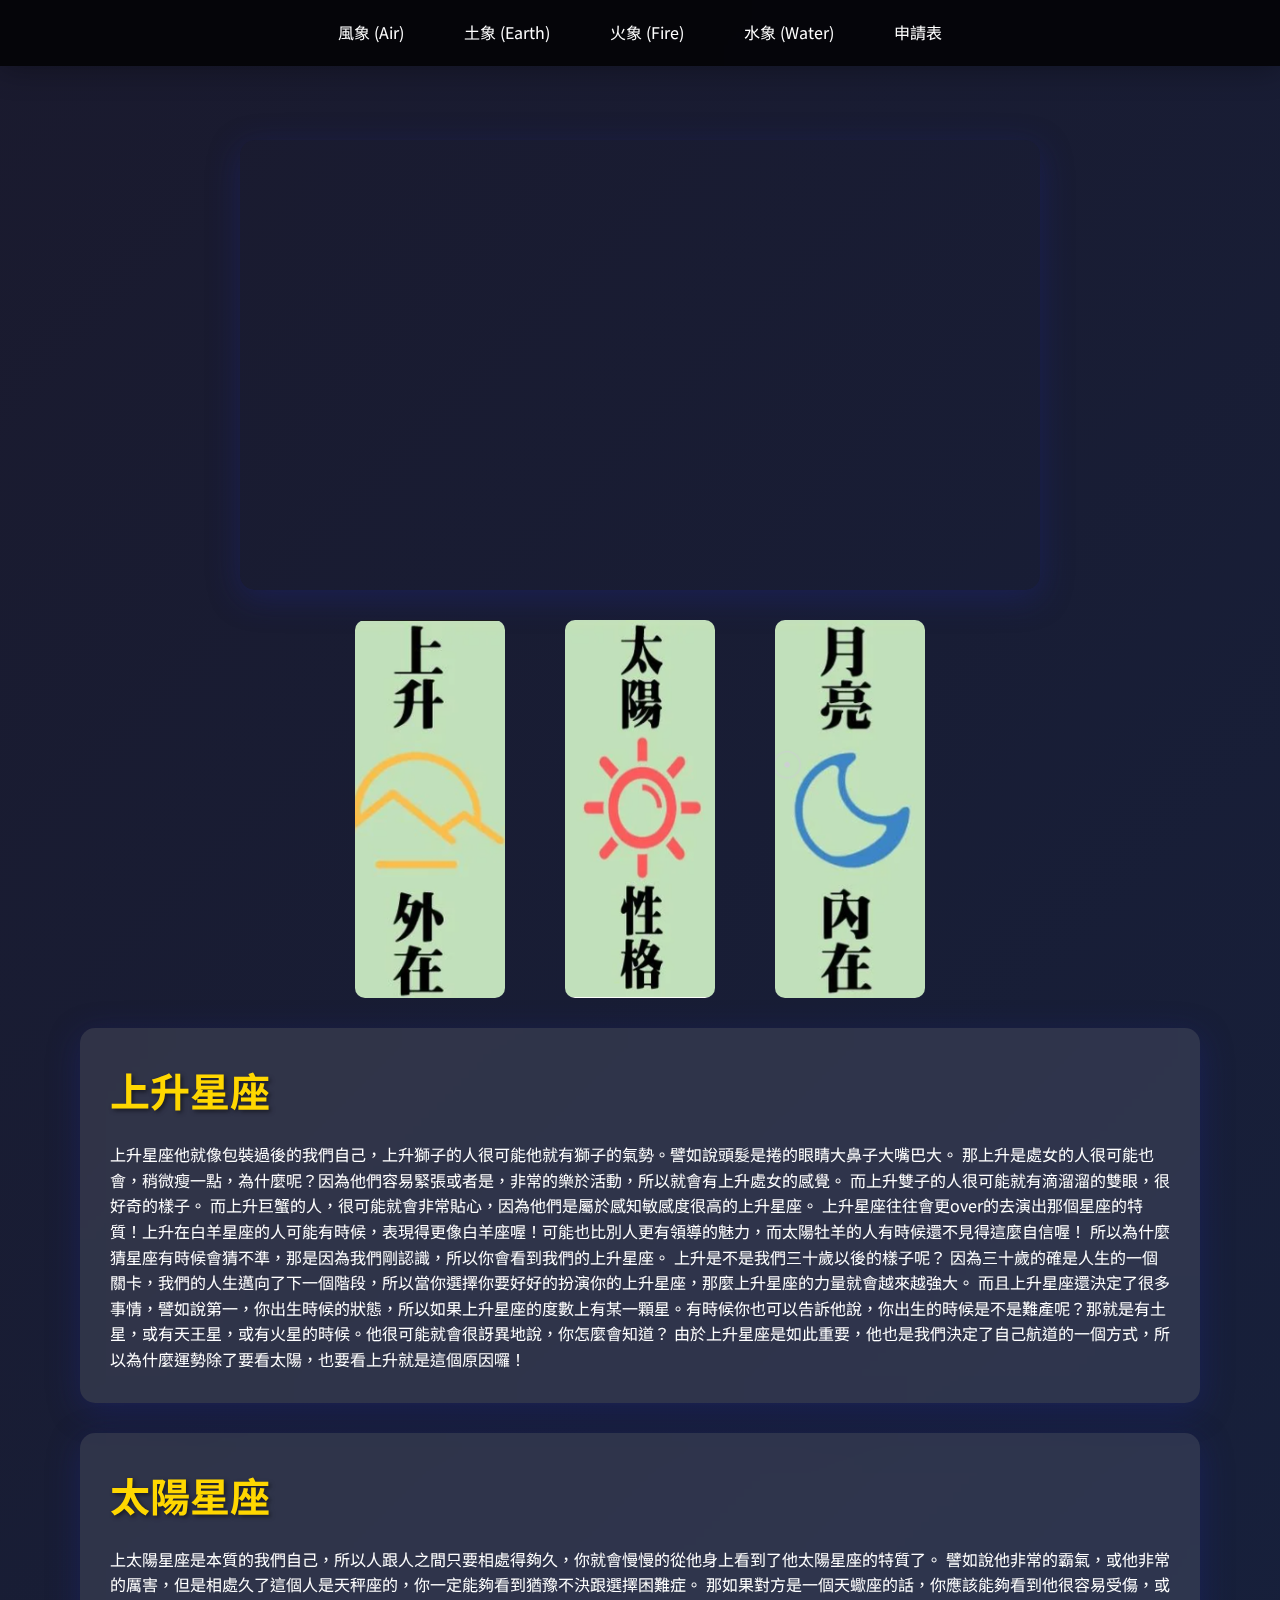
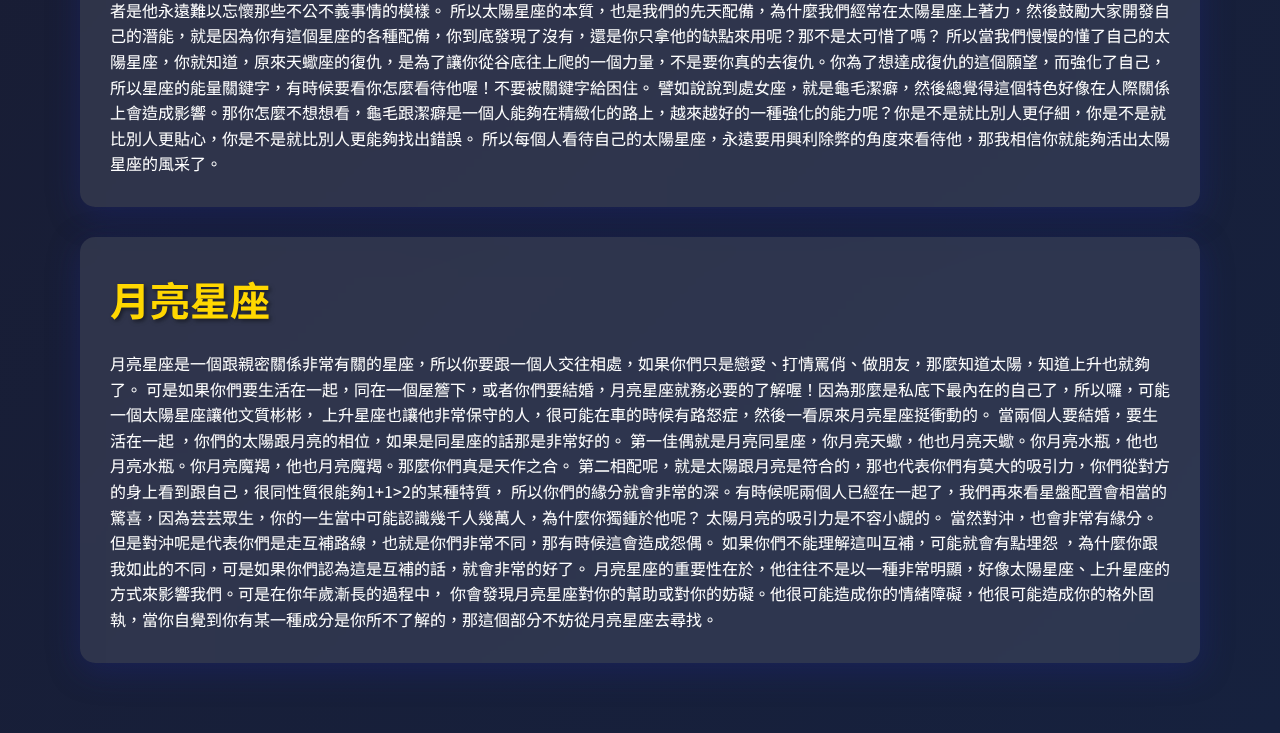
<file: index.html>
<!DOCTYPE html>
<html>
  <head>
    <meta http-equiv="Content-Type" content="text/html; charset=utf-8" />
    <title>星座解析</title>
    <link
      href="https://fonts.googleapis.com/css2?family=Noto+Sans+TC:wght@400;700&display=swap"
      rel="stylesheet"
    />
    <script src="js/backToTop.js"></script>
    <link rel="stylesheet" href="css/main.css" />

    <script>
      (function (w, d, s, l, i) {
        w[l] = w[l] || [];
        w[l].push({ "gtm.start": new Date().getTime(), event: "gtm.js" });
        var f = d.getElementsByTagName(s)[0],
          j = d.createElement(s),
          dl = l != "dataLayer" ? "&l=" + l : "";
        j.async = true;
        j.src = "https://www.googletagmanager.com/gtm.js?id=" + i + dl;
        f.parentNode.insertBefore(j, f);
      })(window, document, "script", "dataLayer", "GTM-P9DNN8FM");
    </script>
    <!-- End Google Tag Manager -->
  </head>
  <body background="images/moon.jpg">
    <noscript
      ><iframe
        src="https://www.googletagmanager.com/ns.html?id=GTM-P9DNN8FM"
        height="0"
        width="0"
        style="display: none; visibility: hidden"
      ></iframe
    ></noscript>
    <!-- End Google Tag Manager (noscript) -->

    <div class="container">
      <!-- New Horizontal Navigation -->
      <div class="horizontal-menu">
        <ul>
          <li>
            <a href="#">風象 (Air)</a>
            <ul class="sub">
              <li>
                <a href="Aquarius.html">水瓶座</a>
              </li>
              <li>
                <a href="Gemini.html">雙子座</a>
              </li>
              <li>
                <a href="Libra.html">天秤座</a>
              </li>
            </ul>
          </li>
          <li>
            <a href="#">土象 (Earth)</a>
            <ul class="sub">
              <li>
                <a href="Taurus.html">金牛座</a>
              </li>
              <li>
                <a href="Capricorn.html">摩羯座</a>
              </li>
              <li>
                <a href="Virgo.html">處女座</a>
              </li>
            </ul>
          </li>
          <li>
            <a href="#">火象 (Fire)</a>
            <ul class="sub">
              <li>
                <a href="Leo.html">獅子座</a>
              </li>
              <li>
                <a href="Aries.html">白羊座</a>
              </li>
              <li>
                <a href="Sagitarius.html">射手座</a>
              </li>
            </ul>
          </li>
          <li>
            <a href="#">水象 (Water)</a>
            <ul class="sub">
              <li>
                <a href="Pisces.html">雙魚座</a>
              </li>
              <li>
                <a href="Cancer.html">巨蟹座</a>
              </li>
              <li>
                <a href="Scorpio.html">天蠍座</a>
              </li>
            </ul>
          </li>
          <li><a href="form.html">申請表</a></li>
        </ul>
      </div>

      <div class="content">
        <!-- Content stays the same -->
        <iframe
          src="https://www.youtube.com/embed/-ngfVgD8LUE?si=1sMSaWeO_uYReugI"
          title="YouTube video player"
          frameborder="0"
          allow="accelerometer; autoplay; clipboard-write; encrypted-media; gyroscope; picture-in-picture; web-share"
          referrerpolicy="strict-origin-when-cross-origin"
          allowfullscreen
        ></iframe>
        <div id="ma">
          <img src="images/5.png" alt="星座圖1" />
          <img src="images/1.png" alt="星座圖2" />
          <img src="images/2.png" alt="星座圖3" />
        </div>
        <div id="main">
          <h1>上升星座</h1>
          <div>
            上升星座他就像包裝過後的我們自己，上升獅子的人很可能他就有獅子的氣勢。譬如說頭髮是捲的眼睛大鼻子大嘴巴大。
            那上升是處女的人很可能也會，稍微瘦一點，為什麼呢？因為他們容易緊張或者是，非常的樂於活動，所以就會有上升處女的感覺。
            而上升雙子的人很可能就有滴溜溜的雙眼，很好奇的樣子。
            而上升巨蟹的人，很可能就會非常貼心，因為他們是屬於感知敏感度很高的上升星座。
            上升星座往往會更over的去演出那個星座的特質！上升在白羊星座的人可能有時候，表現得更像白羊座喔！可能也比別人更有領導的魅力，而太陽牡羊的人有時候還不見得這麼自信喔！
            所以為什麼猜星座有時候會猜不準，那是因為我們剛認識，所以你會看到我們的上升星座。
            上升是不是我們三十歲以後的樣子呢？
            因為三十歲的確是人生的一個關卡，我們的人生邁向了下一個階段，所以當你選擇你要好好的扮演你的上升星座，那麼上升星座的力量就會越來越強大。
            而且上升星座還決定了很多事情，譬如說第一，你出生時候的狀態，所以如果上升星座的度數上有某一顆星。有時候你也可以告訴他說，你出生的時候是不是難產呢？那就是有土星，或有天王星，或有火星的時候。他很可能就會很訝異地說，你怎麼會知道？
            由於上升星座是如此重要，他也是我們決定了自己航道的一個方式，所以為什麼運勢除了要看太陽，也要看上升就是這個原因囉！
          </div>
        </div>

        <div id="main2">
          <h1>太陽星座</h1>
          <div>
            上太陽星座是本質的我們自己，所以人跟人之間只要相處得夠久，你就會慢慢的從他身上看到了他太陽星座的特質了。
            譬如說他非常的霸氣，或他非常的厲害，但是相處久了這個人是天秤座的，你一定能夠看到猶豫不決跟選擇困難症。
            那如果對方是一個天蠍座的話，你應該能夠看到他很容易受傷，或者是他永遠難以忘懷那些不公不義事情的模樣。
            所以太陽星座的本質，也是我們的先天配備，為什麼我們經常在太陽星座上著力，然後鼓勵大家開發自己的潛能，就是因為你有這個星座的各種配備，你到底發現了沒有，還是你只拿他的缺點來用呢？那不是太可惜了嗎？
            所以當我們慢慢的懂了自己的太陽星座，你就知道，原來天蠍座的復仇，是為了讓你從谷底往上爬的一個力量，不是要你真的去復仇。你為了想達成復仇的這個願望，而強化了自己，所以星座的能量關鍵字，有時候要看你怎麼看待他喔！不要被關鍵字給困住。
            譬如說說到處女座，就是龜毛潔癖，然後總覺得這個特色好像在人際關係上會造成影響。那你怎麼不想想看，龜毛跟潔癖是一個人能夠在精緻化的路上，越來越好的一種強化的能力呢？你是不是就比別人更仔細，你是不是就比別人更貼心，你是不是就比別人更能夠找出錯誤。
            所以每個人看待自己的太陽星座，永遠要用興利除弊的角度來看待他，那我相信你就能夠活出太陽星座的風采了。
          </div>
        </div>

        <div id="main3">
          <h1>月亮星座</h1>
          <div>
            月亮星座是一個跟親密關係非常有關的星座，所以你要跟一個人交往相處，如果你們只是戀愛、打情罵俏、做朋友，那麼知道太陽，知道上升也就夠了。
            可是如果你們要生活在一起，同在一個屋簷下，或者你們要結婚，月亮星座就務必要的了解喔！因為那麼是私底下最內在的自己了，所以囉，可能一個太陽星座讓他文質彬彬，
            上升星座也讓他非常保守的人，很可能在車的時候有路怒症，然後一看原來月亮星座挺衝動的。
            當兩個人要結婚，要生活在一起
            ，你們的太陽跟月亮的相位，如果是同星座的話那是非常好的。
            第一佳偶就是月亮同星座，你月亮天蠍，他也月亮天蠍。你月亮水瓶，他也月亮水瓶。你月亮魔羯，他也月亮魔羯。那麼你們真是天作之合。
            第二相配呢，就是太陽跟月亮是符合的，那也代表你們有莫大的吸引力，你們從對方的身上看到跟自己，很同性質很能夠1+1>2的某種特質，
            所以你們的緣分就會非常的深。有時候呢兩個人已經在一起了，我們再來看星盤配置會相當的驚喜，因為芸芸眾生，你的一生當中可能認識幾千人幾萬人，為什麼你獨鍾於他呢？
            太陽月亮的吸引力是不容小覷的。
            當然對沖，也會非常有緣分。但是對沖呢是代表你們是走互補路線，也就是你們非常不同，那有時候這會造成怨偶。
            如果你們不能理解這叫互補，可能就會有點埋怨
            ，為什麼你跟我如此的不同，可是如果你們認為這是互補的話，就會非常的好了。
            月亮星座的重要性在於，他往往不是以一種非常明顯，好像太陽星座、上升星座的方式來影響我們。可是在你年歲漸長的過程中，
            你會發現月亮星座對你的幫助或對你的妨礙。他很可能造成你的情緒障礙，他很可能造成你的格外固執，當你自覺到你有某一種成分是你所不了解的，那這個部分不妨從月亮星座去尋找。
          </div>
        </div>
      </div>
    </div>
  </body>
</html>
</file>
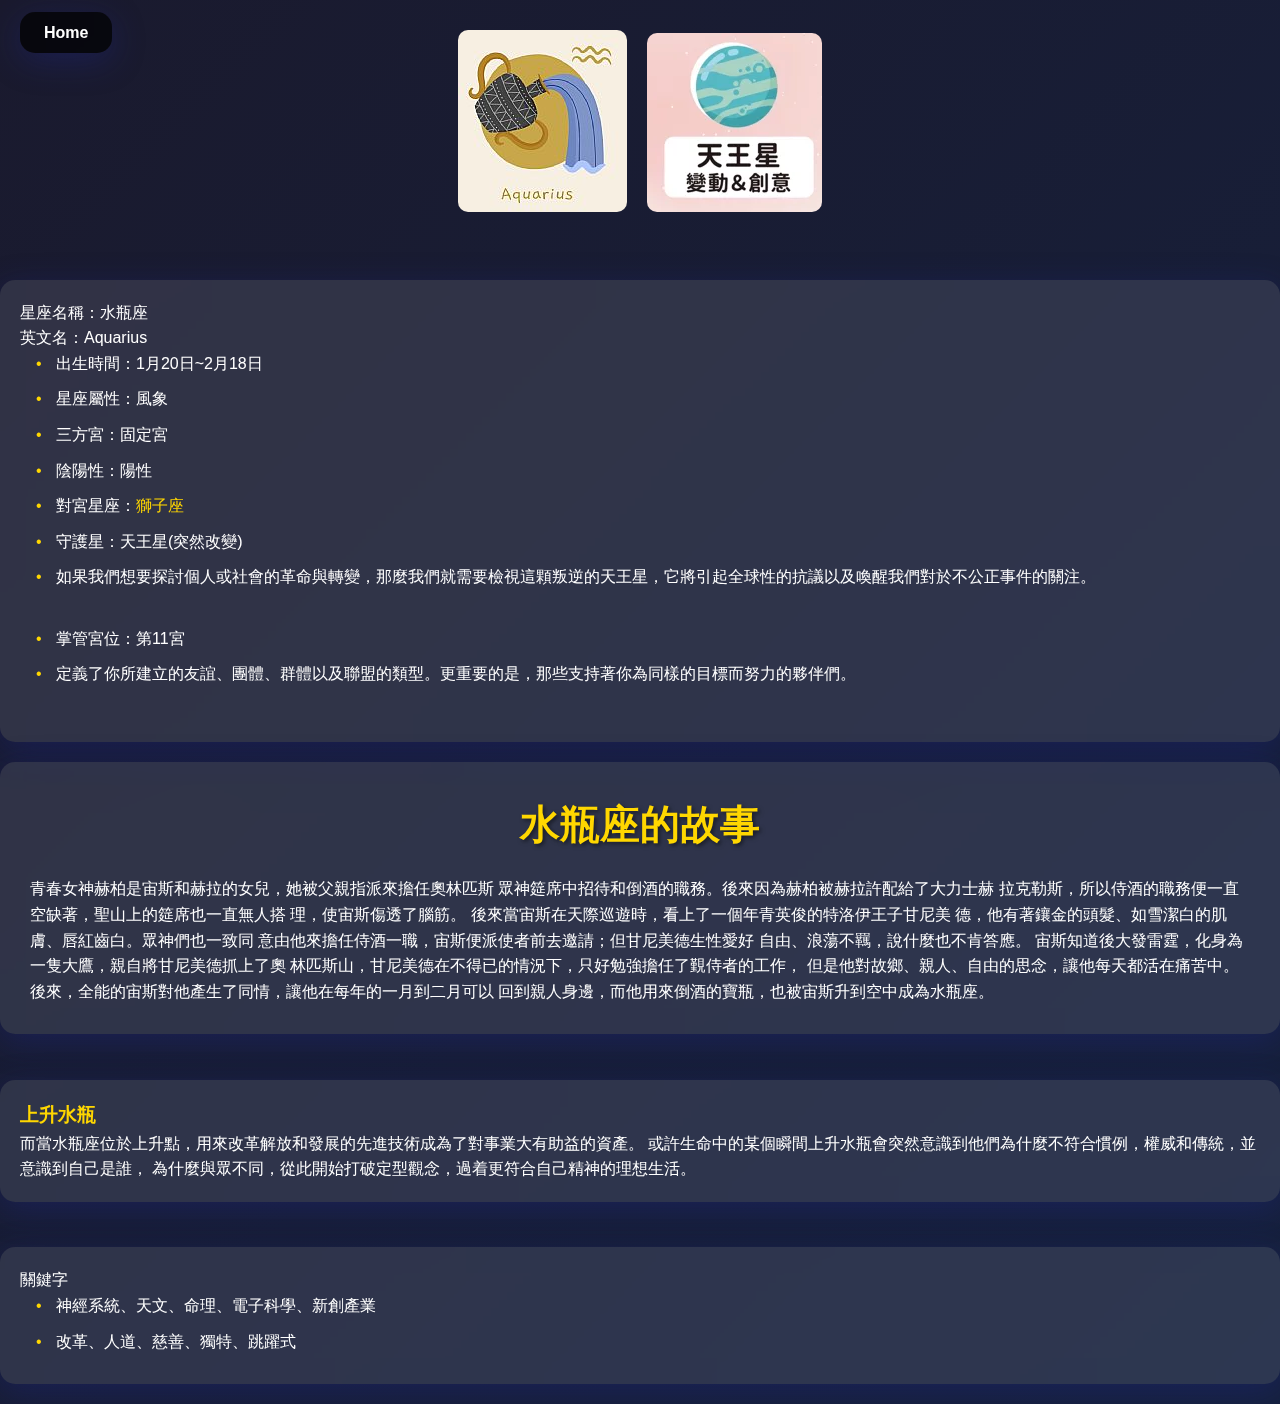
<file: Aquarius.html>
<!DOCTYPE html>
<html>
  <head>
    <meta http-equiv="Content-Type" content="text/html; charset=utf-8" />
    <title>Responsive Layout</title>
    <link rel="stylesheet" href="css/style.css" />

    <script>
      (function (w, d, s, l, i) {
        w[l] = w[l] || [];
        w[l].push({ "gtm.start": new Date().getTime(), event: "gtm.js" });
        var f = d.getElementsByTagName(s)[0],
          j = d.createElement(s),
          dl = l != "dataLayer" ? "&l=" + l : "";
        j.async = true;
        j.src = "https://www.googletagmanager.com/gtm.js?id=" + i + dl;
        f.parentNode.insertBefore(j, f);
      })(window, document, "script", "dataLayer", "GTM-P9DNN8FM");
    </script>
    <!-- End Google Tag Manager -->
  </head>
  <body background="images/ad.webp">
    <noscript
      ><iframe
        src="https://www.googletagmanager.com/ns.html?id=GTM-P9DNN8FM"
        height="0"
        width="0"
        style="display: none; visibility: hidden"
      ></iframe
    ></noscript>
    <!-- End Google Tag Manager (noscript) -->

    <div class="menu"><a href="index.html">Home</a></div>
    <div id="flex-container">
      <div id="header">
        <img src="images/Aquarius.png" /><img src="images/a.png" />
      </div>
    </div>
    <div id="nav">
      星座名稱：水瓶座<br />
      英文名：Aquarius
      <ul style="padding-left: 16px">
        <li>出生時間：1月20日~2月18日</li>
        <li>星座屬性：風象</li>
        <li>三方宮：固定宮</li>
        <li>陰陽性：陽性</li>
        <li>對宮星座：<a href="Leo.html">獅子座</a></li>
        <li>守護星：天王星(突然改變)</li>
        <li>
          如果我們想要探討個人或社會的革命與轉變，那麼我們就需要檢視這顆叛逆的天王星，它將引起全球性的抗議以及喚醒我們對於不公正事件的關注。
        </li>
        <br />
        <li>掌管宮位：第11宮</li>
        <li>
          定義了你所建立的友誼、團體、群體以及聯盟的類型。更重要的是，那些支持著你為同樣的目標而努力的夥伴們。
        </li>
        <br />
      </ul>
    </div>
    <div id="main">
      <h1>水瓶座的故事</h1>
      青春女神赫柏是宙斯和赫拉的女兒，她被父親指派來擔任奧林匹斯
      眾神筵席中招待和倒酒的職務。後來因為赫柏被赫拉許配給了大力士赫
      拉克勒斯，所以侍酒的職務便一直空缺著，聖山上的筵席也一直無人搭
      理，使宙斯傷透了腦筋。
      後來當宙斯在天際巡遊時，看上了一個年青英俊的特洛伊王子甘尼美
      德，他有著鑲金的頭髮、如雪潔白的肌膚、唇紅齒白。眾神們也一致同
      意由他來擔任侍酒一職，宙斯便派使者前去邀請；但甘尼美德生性愛好
      自由、浪蕩不羈，說什麼也不肯答應。
      宙斯知道後大發雷霆，化身為一隻大鷹，親自將甘尼美德抓上了奧
      林匹斯山，甘尼美德在不得已的情況下，只好勉強擔任了覲侍者的工作，
      但是他對故鄉、親人、自由的思念，讓他每天都活在痛苦中。
      後來，全能的宙斯對他產生了同情，讓他在每年的一月到二月可以
      回到親人身邊，而他用來倒酒的寶瓶，也被宙斯升到空中成為水瓶座。
    </div>
    <br />
    <div id="footer">
      <b>上升水瓶</b><br />
      而當水瓶座位於上升點，用來改革解放和發展的先進技術成為了對事業大有助益的資產。
      或許生命中的某個瞬間上升水瓶會突然意識到他們為什麼不符合慣例，權威和傳統，並意識到自己是誰，
      為什麼與眾不同，從此開始打破定型觀念，過着更符合自己精神的理想生活。
    </div>
    <br />
    <div id="nav">
      關鍵字
      <ul style="padding-left: 16px">
        <li>神經系統、天文、命理、電子科學、新創產業</li>
        <li>改革、人道、慈善、獨特、跳躍式</li>
      </ul>
    </div>
    <script src="js/backToTop.js"></script>
  </body>
</html>
</file>
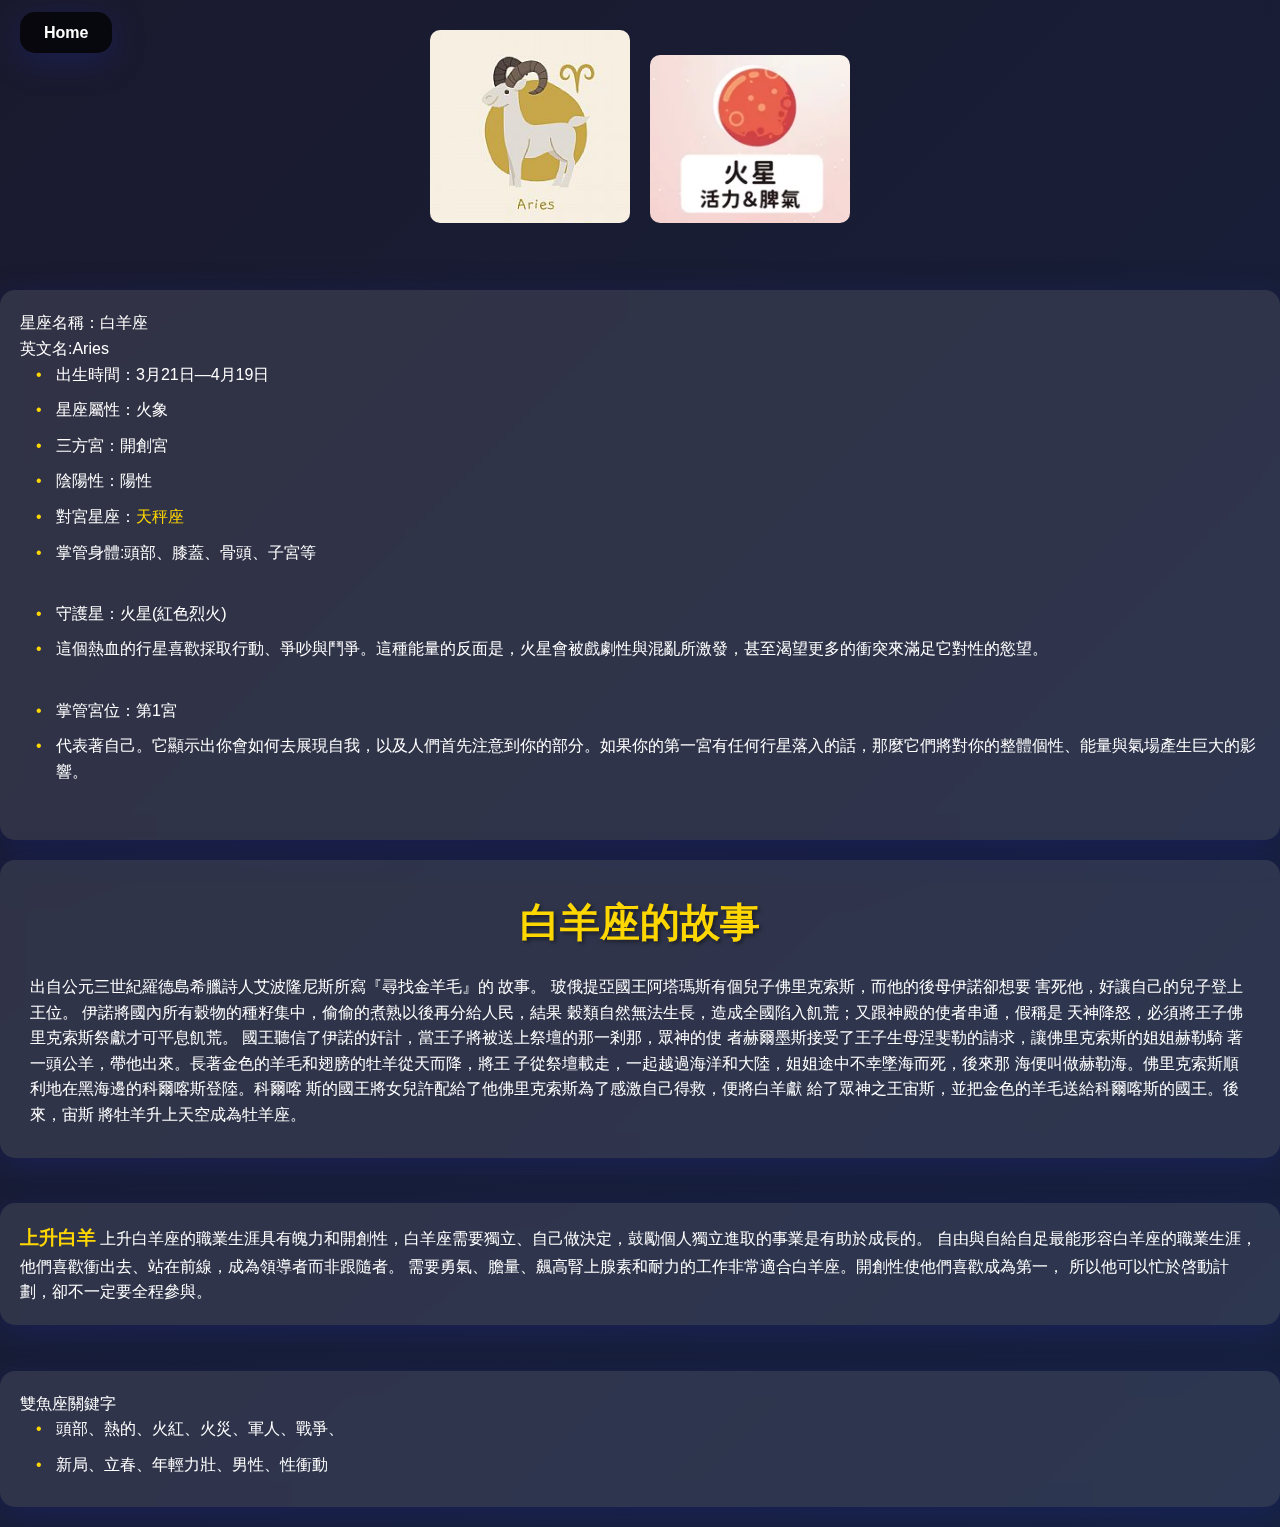
<file: Aries.html>
<!DOCTYPE html>
<html>
  <head>
    <meta http-equiv="Content-Type" content="text/html; charset=utf-8" />
    <title>Responsive Layout</title>
    <link rel="stylesheet" href="css/style.css" />

    <script>
      (function (w, d, s, l, i) {
        w[l] = w[l] || [];
        w[l].push({ "gtm.start": new Date().getTime(), event: "gtm.js" });
        var f = d.getElementsByTagName(s)[0],
          j = d.createElement(s),
          dl = l != "dataLayer" ? "&l=" + l : "";
        j.async = true;
        j.src = "https://www.googletagmanager.com/gtm.js?id=" + i + dl;
        f.parentNode.insertBefore(j, f);
      })(window, document, "script", "dataLayer", "GTM-P9DNN8FM");
    </script>
    <!-- End Google Tag Manager -->
  </head>
  <body background="images/ad.webp">
    <noscript
      ><iframe
        src="https://www.googletagmanager.com/ns.html?id=GTM-P9DNN8FM"
        height="0"
        width="0"
        style="display: none; visibility: hidden"
      ></iframe
    ></noscript>
    <!-- End Google Tag Manager (noscript) -->

    <div class="menu">
      <a href="index.html">Home</a>
    </div>
    <div id="flex-container">
      <div id="header">
        <img src="images/Aries.png" /><img src="images/f.png" />
      </div>
    </div>

    <div id="nav">
      星座名稱：白羊座<br />
      英文名:Aries
      <ul style="padding-left: 16px">
        <li>出生時間：3月21日—4月19日</li>
        <li>星座屬性：火象</li>
        <li>三方宮：開創宮</li>
        <li>陰陽性：陽性</li>
        <li>對宮星座：<a href="Libra.html">天秤座</a></li>
        <li>掌管身體:頭部、膝蓋、骨頭、子宮等</li>
        <br />
        <li>守護星：火星(紅色烈火)</li>
        <li>
          這個熱血的行星喜歡採取行動、爭吵與鬥爭。這種能量的反面是，火星會被戲劇性與混亂所激發，甚至渴望更多的衝突來滿足它對性的慾望。
        </li>
        <br />
        <li>掌管宮位：第1宮</li>
        <li>
          代表著自己。它顯示出你會如何去展現自我，以及人們首先注意到你的部分。如果你的第一宮有任何行星落入的話，那麼它們將對你的整體個性、能量與氣場產生巨大的影響。
        </li>
        <br />
      </ul>
    </div>
    <div id="main">
      <h1>白羊座的故事</h1>

      出自公元三世紀羅德島希臘詩人艾波隆尼斯所寫『尋找金羊毛』的 故事。
      玻俄提亞國王阿塔瑪斯有個兒子佛里克索斯，而他的後母伊諾卻想要
      害死他，好讓自己的兒子登上王位。
      伊諾將國內所有穀物的種籽集中，偷偷的煮熟以後再分給人民，結果
      穀類自然無法生長，造成全國陷入飢荒；又跟神殿的使者串通，假稱是
      天神降怒，必須將王子佛里克索斯祭獻才可平息飢荒。
      國王聽信了伊諾的奸計，當王子將被送上祭壇的那一剎那，眾神的使
      者赫爾墨斯接受了王子生母涅斐勒的請求，讓佛里克索斯的姐姐赫勒騎
      著一頭公羊，帶他出來。長著金色的羊毛和翅膀的牡羊從天而降，將王
      子從祭壇載走，一起越過海洋和大陸，姐姐途中不幸墜海而死，後來那
      海便叫做赫勒海。佛里克索斯順利地在黑海邊的科爾喀斯登陸。科爾喀
      斯的國王將女兒許配給了他佛里克索斯為了感激自己得救，便將白羊獻
      給了眾神之王宙斯，並把金色的羊毛送給科爾喀斯的國王。後來，宙斯
      將牡羊升上天空成為牡羊座。
    </div>
    <br />
    <div id="aside"></div>
    <div id="footer">
      <b>上升白羊</b>
      上升白羊座的職業生涯具有魄力和開創性，白羊座需要獨立、自己做決定，鼓勵個人獨立進取的事業是有助於成長的。
      自由與自給自足最能形容白羊座的職業生涯，他們喜歡衝出去、站在前線，成為領導者而非跟隨者。
      需要勇氣、膽量、飆高腎上腺素和耐力的工作非常適合白羊座。開創性使他們喜歡成為第一，
      所以他可以忙於啓動計劃，卻不一定要全程參與。
    </div>
    <br />

    <div id="nav">
      雙魚座關鍵字
      <ul style="padding-left: 16px">
        <li>頭部、熱的、火紅、火災、軍人、戰爭、</li>
        <li>新局、立春、年輕力壯、男性、性衝動</li>
      </ul>
    </div>
    <script src="js/backToTop.js"></script>
  </body>
</html>
</file>
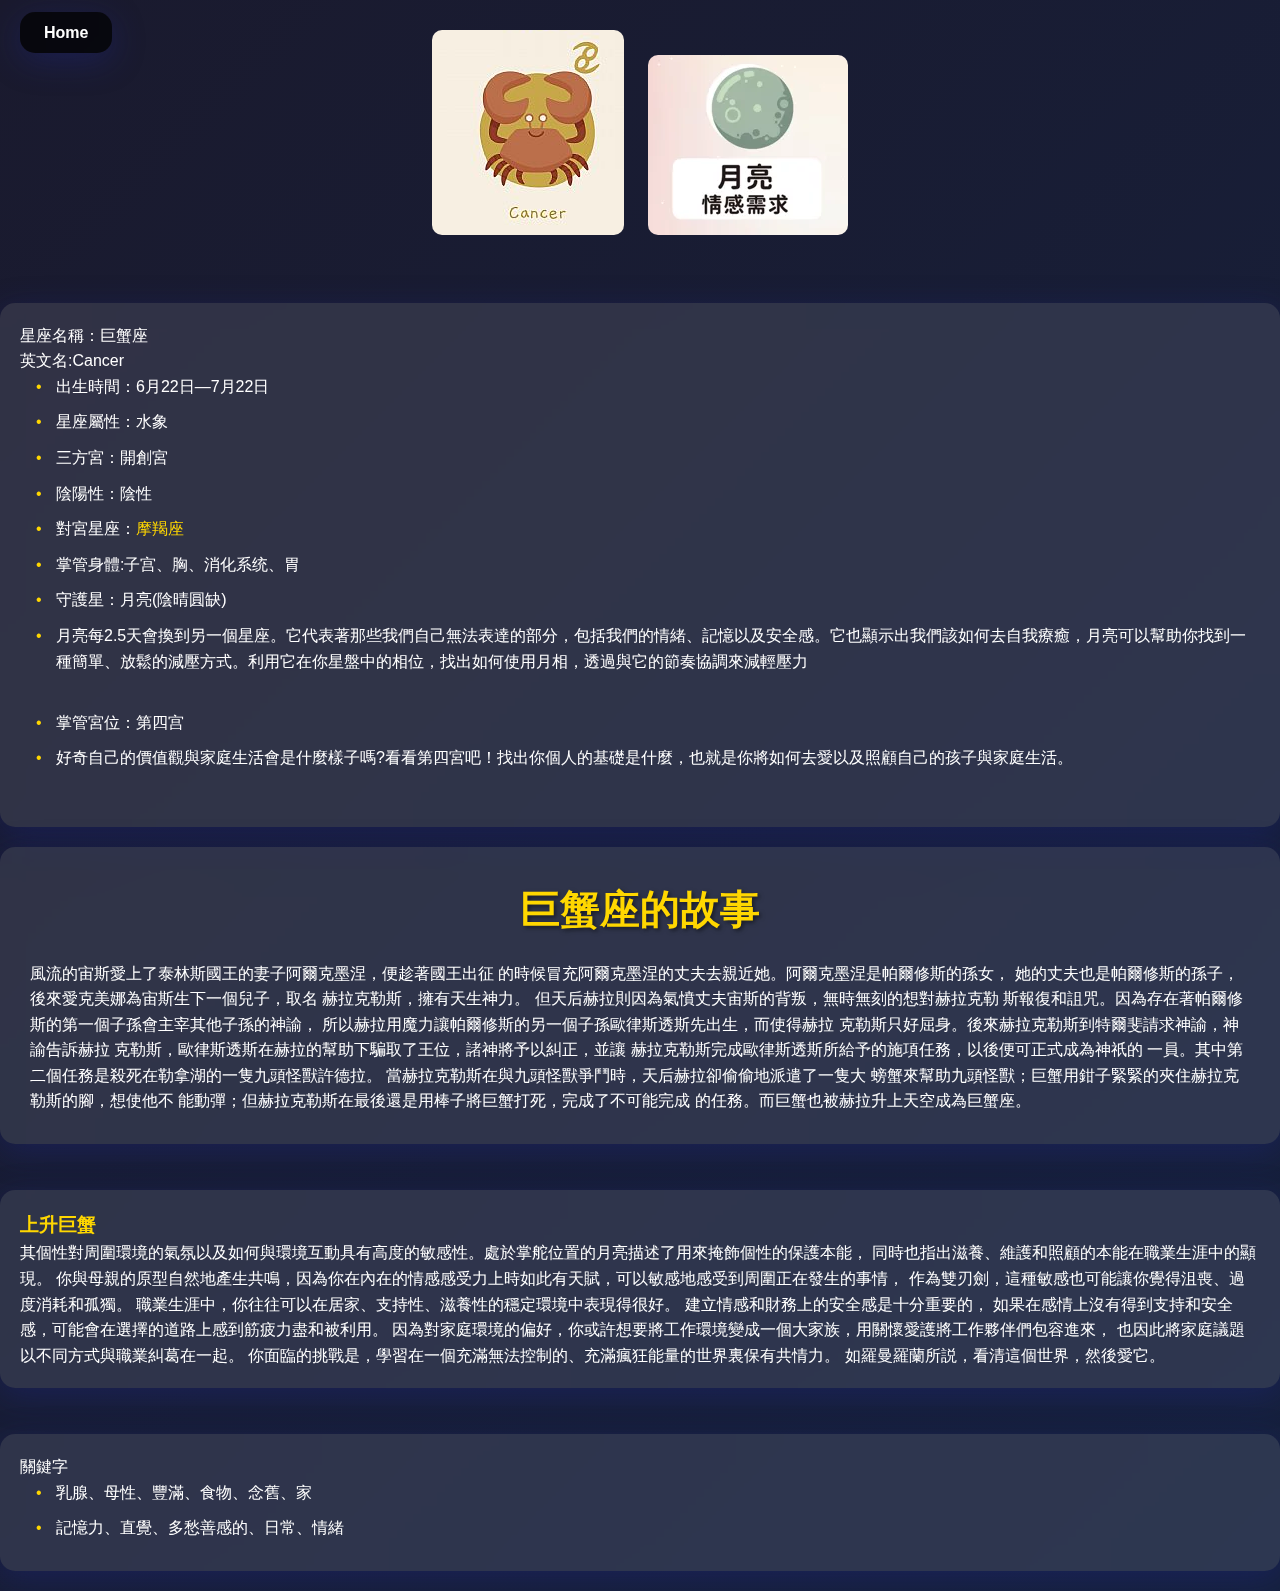
<file: Cancer.html>
<!DOCTYPE html>
<html>
  <head>
    <meta http-equiv="Content-Type" content="text/html; charset=utf-8" />
    <title>Responsive Layout</title>
    <link rel="stylesheet" href="css/style.css" />

    <script>
      (function (w, d, s, l, i) {
        w[l] = w[l] || [];
        w[l].push({ "gtm.start": new Date().getTime(), event: "gtm.js" });
        var f = d.getElementsByTagName(s)[0],
          j = d.createElement(s),
          dl = l != "dataLayer" ? "&l=" + l : "";
        j.async = true;
        j.src = "https://www.googletagmanager.com/gtm.js?id=" + i + dl;
        f.parentNode.insertBefore(j, f);
      })(window, document, "script", "dataLayer", "GTM-P9DNN8FM");
    </script>
    <!-- End Google Tag Manager -->
  </head>
  <body background="images/ad.webp">
    <noscript
      ><iframe
        src="https://www.googletagmanager.com/ns.html?id=GTM-P9DNN8FM"
        height="0"
        width="0"
        style="display: none; visibility: hidden"
      ></iframe
    ></noscript>
    <!-- End Google Tag Manager (noscript) -->

    <div class="menu">
      <a href="index.html">Home</a>
    </div>

    <div id="flex-container">
      <div id="header">
        <img src="images/Cancer.png" />
        <img src="images/mo.png" />
      </div>
    </div>

    <div id="nav">
      星座名稱：巨蟹座<br />
      英文名:Cancer
      <ul style="padding-left: 16px">
        <li>出生時間：6月22日—7月22日</li>
        <li>星座屬性：水象</li>
        <li>三方宮：開創宮</li>
        <li>陰陽性：陰性</li>
        <li>對宮星座：<a href="Capricorn.html">摩羯座</a></li>
        <li>掌管身體:子宫、胸、消化系统、胃</li>

        <li>守護星：月亮(陰晴圓缺)</li>
        <li>
          月亮每2.5天會換到另一個星座。它代表著那些我們自己無法表達的部分，包括我們的情緒、記憶以及安全感。它也顯示出我們該如何去自我療癒，月亮可以幫助你找到一種簡單、放鬆的減壓方式。利用它在你星盤中的相位，找出如何使用月相，透過與它的節奏協調來減輕壓力
        </li>
        <br />
        <li>掌管宮位：第四宫</li>
        <li>
          好奇自己的價值觀與家庭生活會是什麼樣子嗎?看看第四宮吧！找出你個人的基礎是什麼，也就是你將如何去愛以及照顧自己的孩子與家庭生活。
        </li>
        <br />
      </ul>
    </div>
    <div id="main">
      <h1>巨蟹座的故事</h1>

      風流的宙斯愛上了泰林斯國王的妻子阿爾克墨涅，便趁著國王出征
      的時候冒充阿爾克墨涅的丈夫去親近她。阿爾克墨涅是帕爾修斯的孫女，
      她的丈夫也是帕爾修斯的孫子，後來愛克美娜為宙斯生下一個兒子，取名
      赫拉克勒斯，擁有天生神力。
      但天后赫拉則因為氣憤丈夫宙斯的背叛，無時無刻的想對赫拉克勒
      斯報復和詛咒。因為存在著帕爾修斯的第一個子孫會主宰其他子孫的神諭，
      所以赫拉用魔力讓帕爾修斯的另一個子孫歐律斯透斯先出生，而使得赫拉
      克勒斯只好屈身。後來赫拉克勒斯到特爾斐請求神諭，神諭告訴赫拉
      克勒斯，歐律斯透斯在赫拉的幫助下騙取了王位，諸神將予以糾正，並讓
      赫拉克勒斯完成歐律斯透斯所給予的施項任務，以後便可正式成為神祇的
      一員。其中第二個任務是殺死在勒拿湖的一隻九頭怪獸許德拉。
      當赫拉克勒斯在與九頭怪獸爭鬥時，天后赫拉卻偷偷地派遣了一隻大
      螃蟹來幫助九頭怪獸；巨蟹用鉗子緊緊的夾住赫拉克勒斯的腳，想使他不
      能動彈；但赫拉克勒斯在最後還是用棒子將巨蟹打死，完成了不可能完成
      的任務。而巨蟹也被赫拉升上天空成為巨蟹座。
    </div>
    <br />

    <div id="footer">
      <b>上升巨蟹</b><br />
      其個性對周圍環境的氣氛以及如何與環境互動具有高度的敏感性。處於掌舵位置的月亮描述了用來掩飾個性的保護本能，
      同時也指出滋養、維護和照顧的本能在職業生涯中的顯現。
      你與母親的原型自然地產生共鳴，因為你在內在的情感感受力上時如此有天賦，可以敏感地感受到周圍正在發生的事情，
      作為雙刃劍，這種敏感也可能讓你覺得沮喪、過度消耗和孤獨。
      職業生涯中，你往往可以在居家、支持性、滋養性的穩定環境中表現得很好。
      建立情感和財務上的安全感是十分重要的，
      如果在感情上沒有得到支持和安全感，可能會在選擇的道路上感到筋疲力盡和被利用。
      因為對家庭環境的偏好，你或許想要將工作環境變成一個大家族，用關懷愛護將工作夥伴們包容進來，
      也因此將家庭議題以不同方式與職業糾葛在一起。
      你面臨的挑戰是，學習在一個充滿無法控制的、充滿瘋狂能量的世界裏保有共情力。
      如羅曼羅蘭所説，看清這個世界，然後愛它。
    </div>
    <br />

    <div id="nav">
      關鍵字
      <ul style="padding-left: 16px">
        <li>乳腺、母性、豐滿、食物、念舊、家</li>
        <li>記憶力、直覺、多愁善感的、日常、情緒</li>
      </ul>
    </div>
    <script src="js/backToTop.js"></script>
  </body>
</html>
</file>
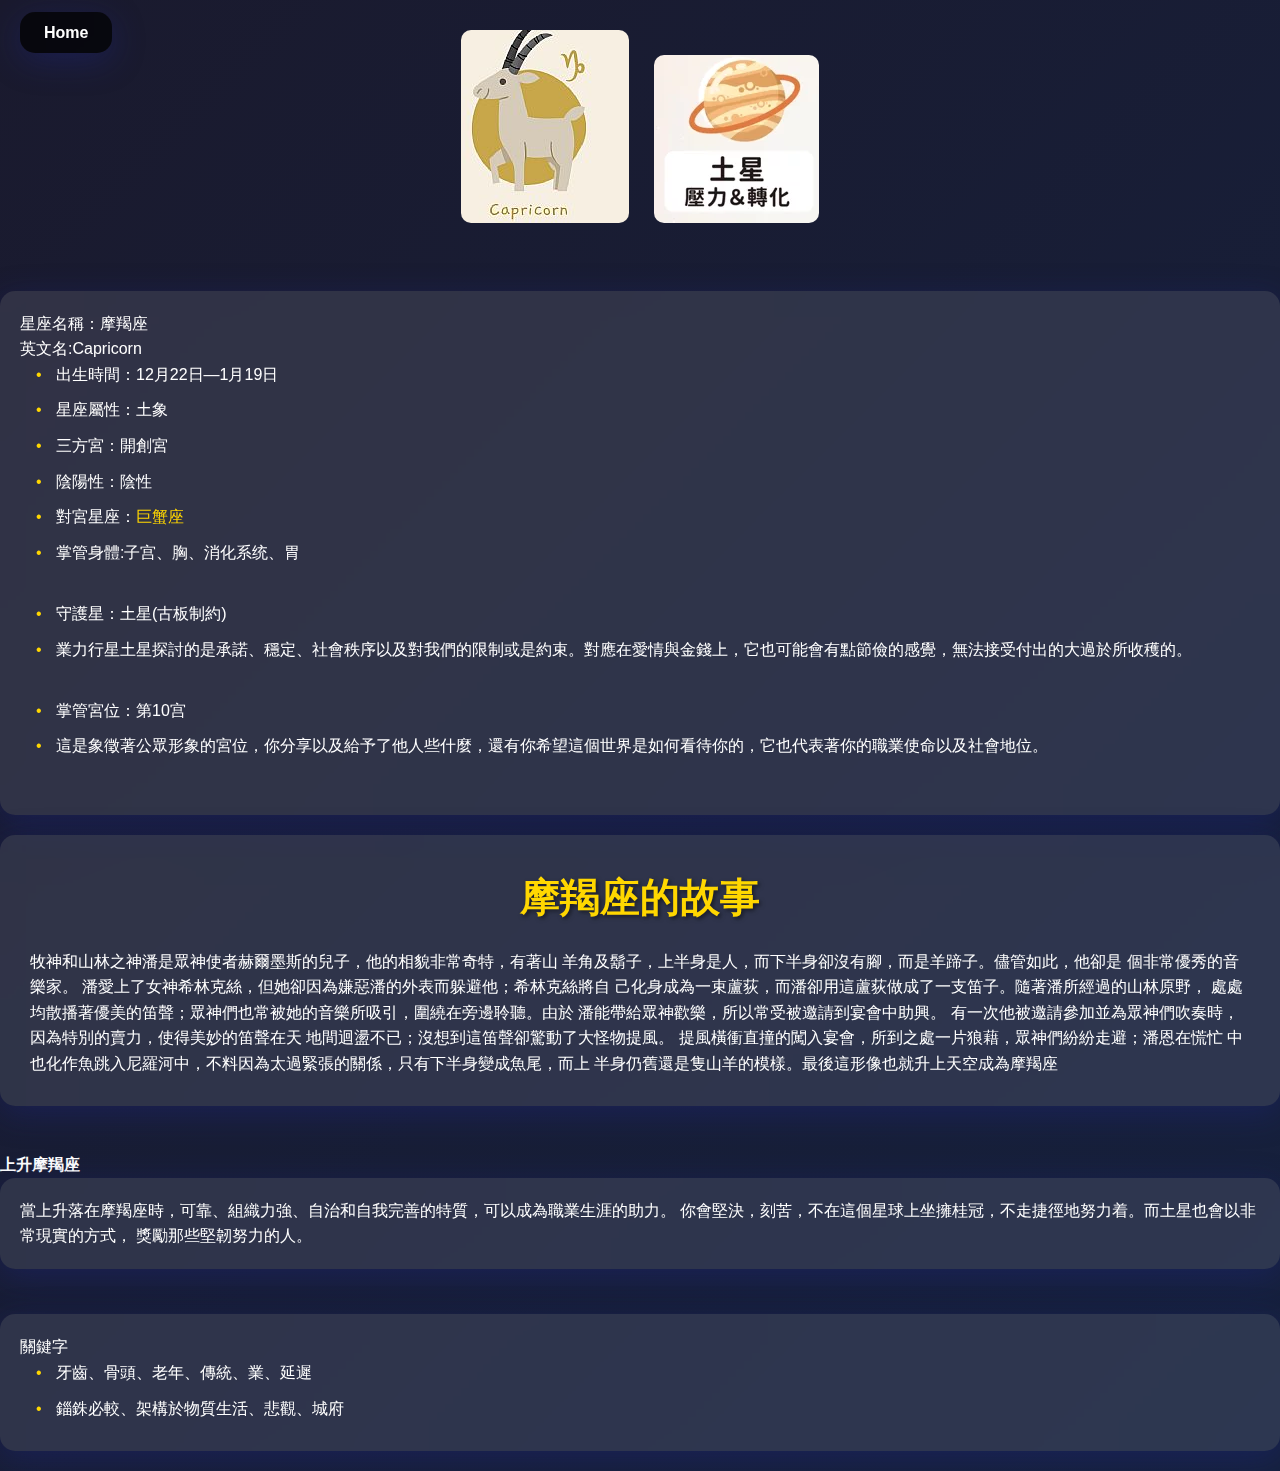
<file: Capricorn.html>
<!DOCTYPE html>
<html>
  <head>
    <meta http-equiv="Content-Type" content="text/html; charset=utf-8" />
    <title>Responsive Layout</title>
    <link rel="stylesheet" href="css/style.css" />

    <script>
      (function (w, d, s, l, i) {
        w[l] = w[l] || [];
        w[l].push({ "gtm.start": new Date().getTime(), event: "gtm.js" });
        var f = d.getElementsByTagName(s)[0],
          j = d.createElement(s),
          dl = l != "dataLayer" ? "&l=" + l : "";
        j.async = true;
        j.src = "https://www.googletagmanager.com/gtm.js?id=" + i + dl;
        f.parentNode.insertBefore(j, f);
      })(window, document, "script", "dataLayer", "GTM-P9DNN8FM");
    </script>
    <!-- End Google Tag Manager -->
  </head>
  <body background="images/ad.webp">
    <noscript
      ><iframe
        src="https://www.googletagmanager.com/ns.html?id=GTM-P9DNN8FM"
        height="0"
        width="0"
        style="display: none; visibility: hidden"
      ></iframe
    ></noscript>
    <!-- End Google Tag Manager (noscript) -->

    <div class="menu">
      <a href="index.html">Home</a>
    </div>

    <div id="flex-container">
      <div id="header">
        <img src="images/Capricorn.png" />
        <img src="images/s.png" />
      </div>
    </div>

    <div id="nav">
      星座名稱：摩羯座<br />
      英文名:Capricorn
      <ul style="padding-left: 16px">
        <li>出生時間：12月22日—1月19日</li>
        <li>星座屬性：土象</li>
        <li>三方宮：開創宮</li>

        <li>陰陽性：陰性</li>
        <li>對宮星座：<a href="Cancer.html">巨蟹座</a></li>
        <li>掌管身體:子宫、胸、消化系统、胃</li>
        <br />
        <li>守護星：土星(古板制約)</li>
        <li>
          業力行星土星探討的是承諾、穩定、社會秩序以及對我們的限制或是約束。對應在愛情與金錢上，它也可能會有點節儉的感覺，無法接受付出的大過於所收穫的。
        </li>
        <br />
        <li>掌管宮位：第10宫</li>
        <li>
          這是象徵著公眾形象的宮位，你分享以及給予了他人些什麼，還有你希望這個世界是如何看待你的，它也代表著你的職業使命以及社會地位。
        </li>
        <br />
      </ul>
    </div>
    <div id="main">
      <h1>摩羯座的故事</h1>

      牧神和山林之神潘是眾神使者赫爾墨斯的兒子，他的相貌非常奇特，有著山
      羊角及鬍子，上半身是人，而下半身卻沒有腳，而是羊蹄子。儘管如此，他卻是
      個非常優秀的音樂家。
      潘愛上了女神希林克絲，但她卻因為嫌惡潘的外表而躲避他；希林克絲將自
      己化身成為一束蘆荻，而潘卻用這蘆荻做成了一支笛子。隨著潘所經過的山林原野，
      處處均散播著優美的笛聲；眾神們也常被她的音樂所吸引，圍繞在旁邊聆聽。由於
      潘能帶給眾神歡樂，所以常受被邀請到宴會中助興。
      有一次他被邀請參加並為眾神們吹奏時，因為特別的賣力，使得美妙的笛聲在天
      地間迴盪不已；沒想到這笛聲卻驚動了大怪物提風。
      提風橫衝直撞的闖入宴會，所到之處一片狼藉，眾神們紛紛走避；潘恩在慌忙
      中也化作魚跳入尼羅河中，不料因為太過緊張的關係，只有下半身變成魚尾，而上
      半身仍舊還是隻山羊的模樣。最後這形像也就升上天空成為摩羯座
    </div>
    <br />
    <div id="aside"><b>上升摩羯座</b></div>
    <div id="footer">
      當上升落在摩羯座時，可靠、組織力強、自治和自我完善的特質，可以成為職業生涯的助力。
      你會堅決，刻苦，不在這個星球上坐擁桂冠，不走捷徑地努力着。而土星也會以非常現實的方式，
      獎勵那些堅韌努力的人。
    </div>
    <br />

    <div id="nav">
      關鍵字
      <ul style="padding-left: 16px">
        <li>牙齒、骨頭、老年、傳統、業、延遲</li>
        <li>錙銖必較、架構於物質生活、悲觀、城府</li>
      </ul>
    </div>
    <script src="js/backToTop.js"></script>
  </body>
</html>
</file>
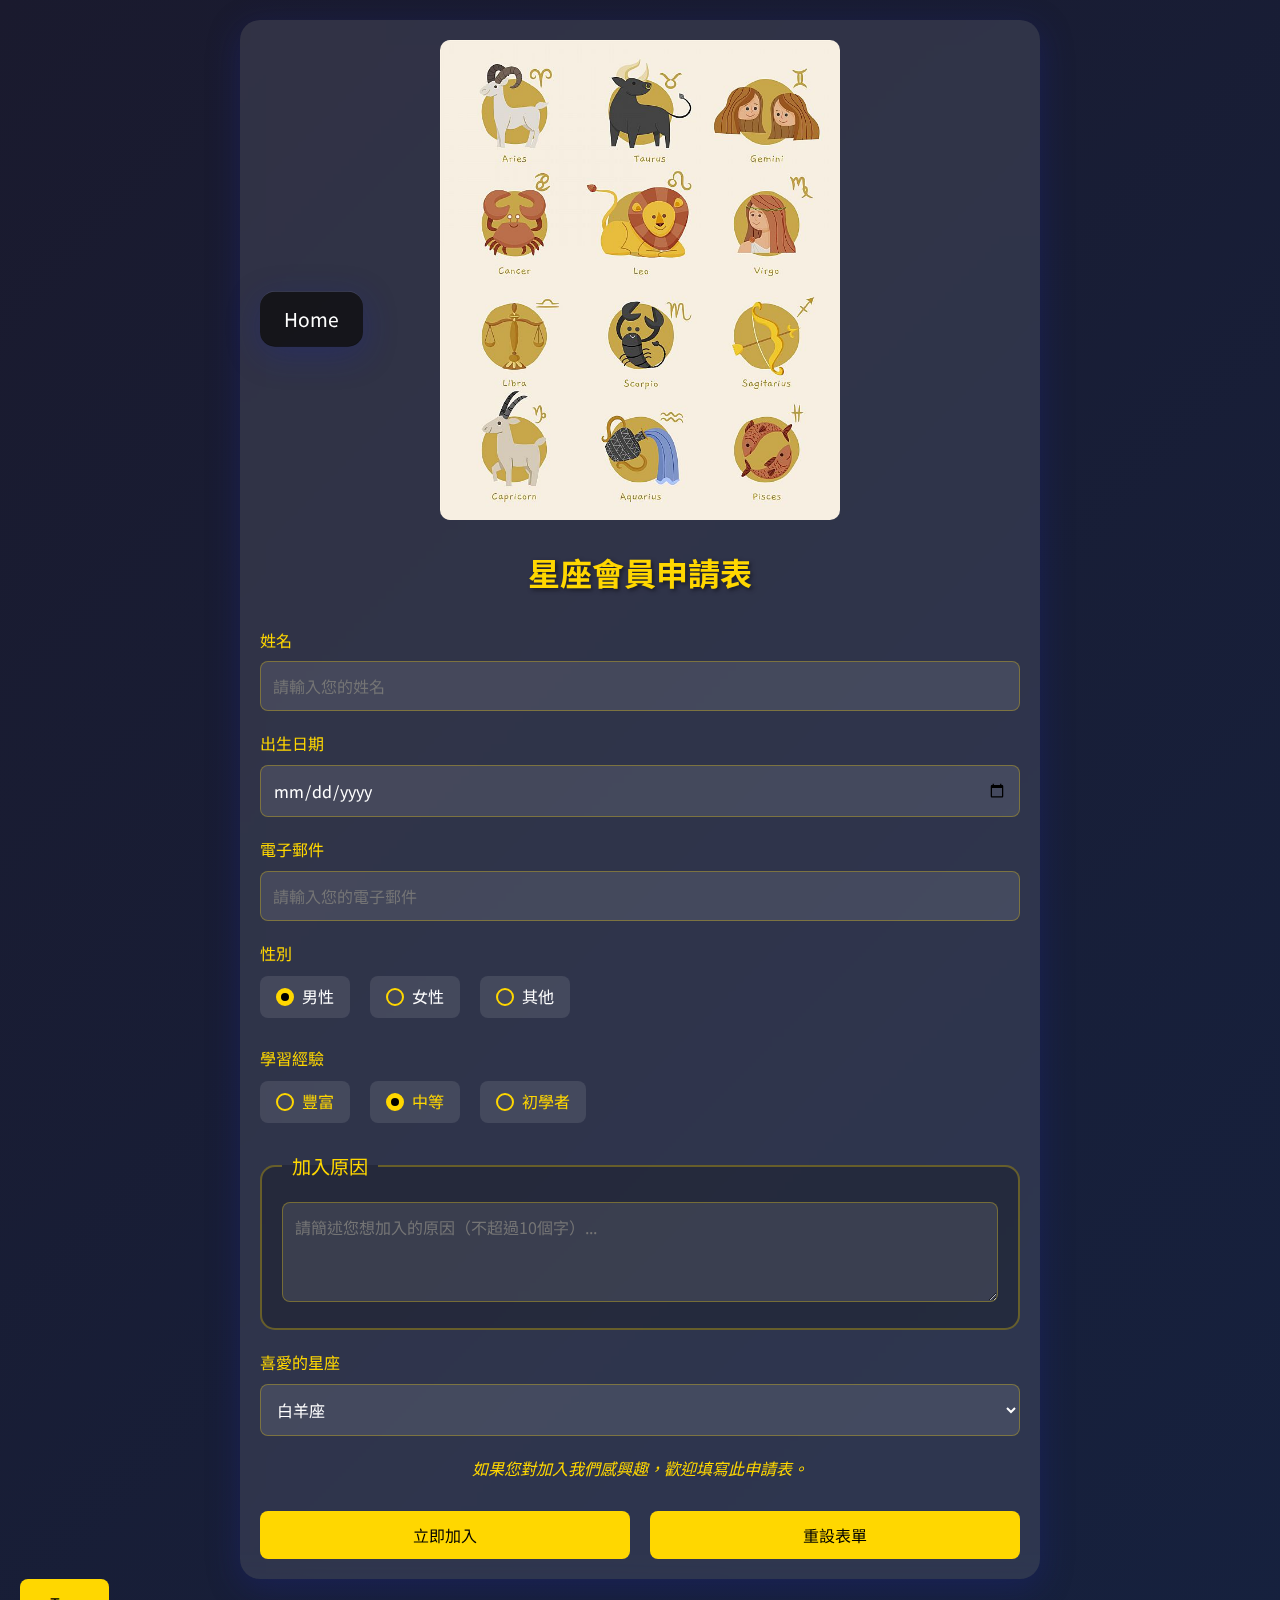
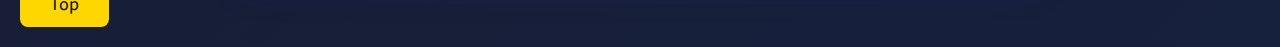
<file: form.html>
<!DOCTYPE html>
<html>
  <head>
    <meta http-equiv="Content-Type" content="text/html; charset=utf-8" />
    <title>星座會員申請表</title>
    <link
      href="https://fonts.googleapis.com/css2?family=Noto+Sans+TC:wght@400;700&display=swap"
      rel="stylesheet"
    />
    <script src="js/backToTop.js"></script>
    <style type="text/css">
      * {
        margin: 0;
        padding: 0;
        box-sizing: border-box;
        font-family: "Noto Sans TC", sans-serif;
      }

      body {
        background: linear-gradient(135deg, #1a1a2e 0%, #16213e 100%);
        color: #fff;
        line-height: 1.6;
        padding: 20px;
        min-height: 100vh;
      }

      .container {
        max-width: 800px;
        margin: 0 auto;
        padding: 20px;
        background: rgba(255, 255, 255, 0.1);
        border-radius: 20px;
        backdrop-filter: blur(10px);
        box-shadow: 0 8px 32px 0 rgba(31, 38, 135, 0.37);
      }

      .header {
        text-align: center;
        margin-bottom: 30px;
        position: relative;
      }

      .home-link {
        position: absolute;
        left: 0;
        top: 50%;
        transform: translateY(-50%);
        color: #fff;
        text-decoration: none;
        font-size: 1.2em;
        transition: all 0.3s ease;
        padding: 12px 24px;
        border-radius: 15px;
        background: rgba(0, 0, 0, 0.7);
        backdrop-filter: blur(10px);
        box-shadow: 0 8px 32px 0 rgba(31, 38, 135, 0.37);
      }

      .home-link:hover {
        background: rgba(255, 255, 255, 0.1);
        color: #ffd700;
        transform: translateY(-50%) translateX(5px);
      }

      .header img {
        max-width: 400px;
        border-radius: 10px;
        margin-bottom: 20px;
      }

      h2 {
        color: #ffd700;
        font-size: 2em;
        margin-bottom: 20px;
        text-shadow: 2px 2px 4px rgba(0, 0, 0, 0.5);
      }

      fieldset {
        border: 2px solid rgba(255, 215, 0, 0.3);
        border-radius: 15px;
        padding: 20px;
        margin: 20px 0;
        background: rgba(0, 0, 0, 0.2);
      }

      legend {
        color: #ffd700;
        font-size: 1.2em;
        padding: 0 10px;
      }

      .form-group {
        margin-bottom: 20px;
      }

      label {
        display: block;
        margin-bottom: 8px;
        color: #ffd700;
      }

      input[type="text"],
      input[type="email"],
      input[type="date"],
      input[type="list"],
      textarea,
      select {
        width: 100%;
        padding: 12px;
        border: 1px solid rgba(255, 215, 0, 0.3);
        border-radius: 8px;
        background: rgba(255, 255, 255, 0.1);
        color: #fff;
        font-size: 1em;
        transition: all 0.3s ease;
      }

      input:focus,
      textarea:focus,
      select:focus {
        outline: none;
        border-color: #ffd700;
        background: rgba(255, 255, 255, 0.15);
      }

      textarea {
        min-height: 100px;
        resize: vertical;
      }

      .radio-group {
        display: flex;
        gap: 20px;
        margin: 10px 0;
      }

      .radio-group label {
        display: inline-flex;
        align-items: center;
        gap: 8px;
        cursor: pointer;
        padding: 8px 16px;
        border-radius: 8px;
        background: rgba(255, 255, 255, 0.1);
        transition: all 0.3s ease;
      }

      .radio-group label:hover {
        background: rgba(255, 215, 0, 0.2);
      }

      .radio-group input[type="radio"] {
        appearance: none;
        width: 18px;
        height: 18px;
        border: 2px solid #ffd700;
        border-radius: 50%;
        margin: 0;
        position: relative;
        cursor: pointer;
      }

      .radio-group input[type="radio"]:checked {
        background: #ffd700;
      }

      .radio-group input[type="radio"]:checked::after {
        content: "";
        position: absolute;
        width: 8px;
        height: 8px;
        background: #000;
        border-radius: 50%;
        top: 50%;
        left: 50%;
        transform: translate(-50%, -50%);
      }

      .radio-group span {
        color: #fff;
        font-size: 1em;
      }

      .button-group {
        display: flex;
        gap: 20px;
        margin-top: 30px;
      }

      button,
      input[type="submit"],
      input[type="reset"] {
        padding: 12px 30px;
        border: none;
        border-radius: 8px;
        background: #ffd700;
        color: #000;
        font-size: 1em;
        cursor: pointer;
        transition: all 0.3s ease;
        flex: 1;
      }

      button:hover,
      input[type="submit"]:hover,
      input[type="reset"]:hover {
        background: #ffed4a;
        transform: translateY(-2px);
      }

      .me {
        margin-bottom: 20px;
      }

      .me a {
        color: #ffd700;
        text-decoration: none;
        font-size: 1.2em;
        transition: all 0.3s ease;
      }

      .me a:hover {
        color: #ffed4a;
      }

      .note {
        color: #ffd700;
        font-style: italic;
        margin: 20px 0;
        text-align: center;
      }

      @media (max-width: 600px) {
        .container {
          padding: 15px;
        }

        .radio-group {
          flex-direction: column;
          gap: 10px;
        }

        .button-group {
          flex-direction: column;
        }

        .home-link {
          position: static;
          transform: none;
          display: inline-block;
          margin-bottom: 20px;
        }
      }
    </style>
    <script type="text/javascript">
      function checkFields() {
        if (document.getElementById("bName").value == "") {
          alert("請輸入您的姓名");
          document.getElementById("bName").focus();
          return false;
        } else if (document.getElementById("bEmail").value == "") {
          alert("請輸入您的電子郵件");
          document.getElementById("bEmail").focus();
          return false;
        } else {
          // Allow 300ms for tracking to fire before redirecting
          setTimeout(function () {
            window.location.href = "thank-you.html";
          }, 300);

          return false; // Prevent default form submission
        }
      }
    </script>
    <script>
      (function (w, d, s, l, i) {
        w[l] = w[l] || [];
        w[l].push({ "gtm.start": new Date().getTime(), event: "gtm.js" });
        var f = d.getElementsByTagName(s)[0],
          j = d.createElement(s),
          dl = l != "dataLayer" ? "&l=" + l : "";
        j.async = true;
        j.src = "https://www.googletagmanager.com/gtm.js?id=" + i + dl;
        f.parentNode.insertBefore(j, f);
      })(window, document, "script", "dataLayer", "GTM-P9DNN8FM");
    </script>
    <!-- End Google Tag Manager -->
  </head>
  <body>
    <noscript
      ><iframe
        src="https://www.googletagmanager.com/ns.html?id=GTM-P9DNN8FM"
        height="0"
        width="0"
        style="display: none; visibility: hidden"
      ></iframe
    ></noscript>
    <!-- End Google Tag Manager (noscript) -->

    <div class="container">
      <div class="header">
        <a href="index.html" class="home-link">Home</a>
        <img src="images/star2.jpg" alt="星座圖案" />
        <h2>星座會員申請表</h2>
      </div>

      <form
        id="zodiacForm"
        method="post"
        enctype="multipart/form-data"
        onSubmit="return checkFields()"
        name="f1"
      >
        <div class="form-group">
          <label for="bName">姓名</label>
          <input
            type="text"
            name="name"
            id="bName"
            pattern="[A-Z][A-Za-z]*"
            required="required"
            placeholder="請輸入您的姓名"
          />
        </div>

        <div class="form-group">
          <label for="orderdate">出生日期</label>
          <input type="date" name="orderdate" id="orderdate" />
        </div>

        <div class="form-group">
          <label for="bEmail">電子郵件</label>
          <input
            type="email"
            name="email"
            id="bEmail"
            placeholder="請輸入您的電子郵件"
          />
        </div>

        <div class="form-group">
          <label>性別</label>
          <div class="radio-group">
            <label>
              <input
                type="radio"
                name="gender"
                value="男性"
                checked="checked"
              />
              <span>男性</span>
            </label>
            <label>
              <input type="radio" name="gender" value="女性" />
              <span>女性</span>
            </label>
            <label>
              <input type="radio" name="gender" value="其他" />
              <span>其他</span>
            </label>
          </div>
        </div>

        <div class="form-group">
          <label>學習經驗</label>
          <div class="radio-group">
            <label> <input type="radio" value="L" name="size" /> 豐富 </label>
            <label>
              <input type="radio" value="M" name="size" checked="checked" />
              中等
            </label>
            <label> <input type="radio" value="S" name="size" /> 初學者 </label>
          </div>
        </div>

        <fieldset>
          <legend>加入原因</legend>
          <textarea
            name="words"
            placeholder="請簡述您想加入的原因（不超過10個字）..."
          ></textarea>
        </fieldset>

        <div class="form-group">
          <label for="zodiac">喜愛的星座</label>
          <select id="zodiac">
            <optgroup label="火象星座">
              <option value="A">白羊座</option>
              <option value="B">獅子座</option>
              <option value="F">射手座</option>
            </optgroup>
            <optgroup label="風象星座">
              <option value="T">雙子座</option>
              <option value="C">天秤座</option>
              <option value="C">水瓶座</option>
            </optgroup>
            <optgroup label="土象星座">
              <option value="S">金牛座</option>
              <option value="B">摩羯座</option>
              <option value="F">處女座</option>
            </optgroup>
            <optgroup label="水象星座">
              <option value="S">天蠍座</option>
              <option value="B">巨蟹座</option>
              <option value="F">雙魚座</option>
            </optgroup>
          </select>
        </div>

        <p class="note">如果您對加入我們感興趣，歡迎填寫此申請表。</p>

        <div class="button-group">
          <button type="submit">立即加入</button>
          <input type="reset" value="重設表單" />
        </div>
      </form>
    </div>
  </body>
</html>
</file>
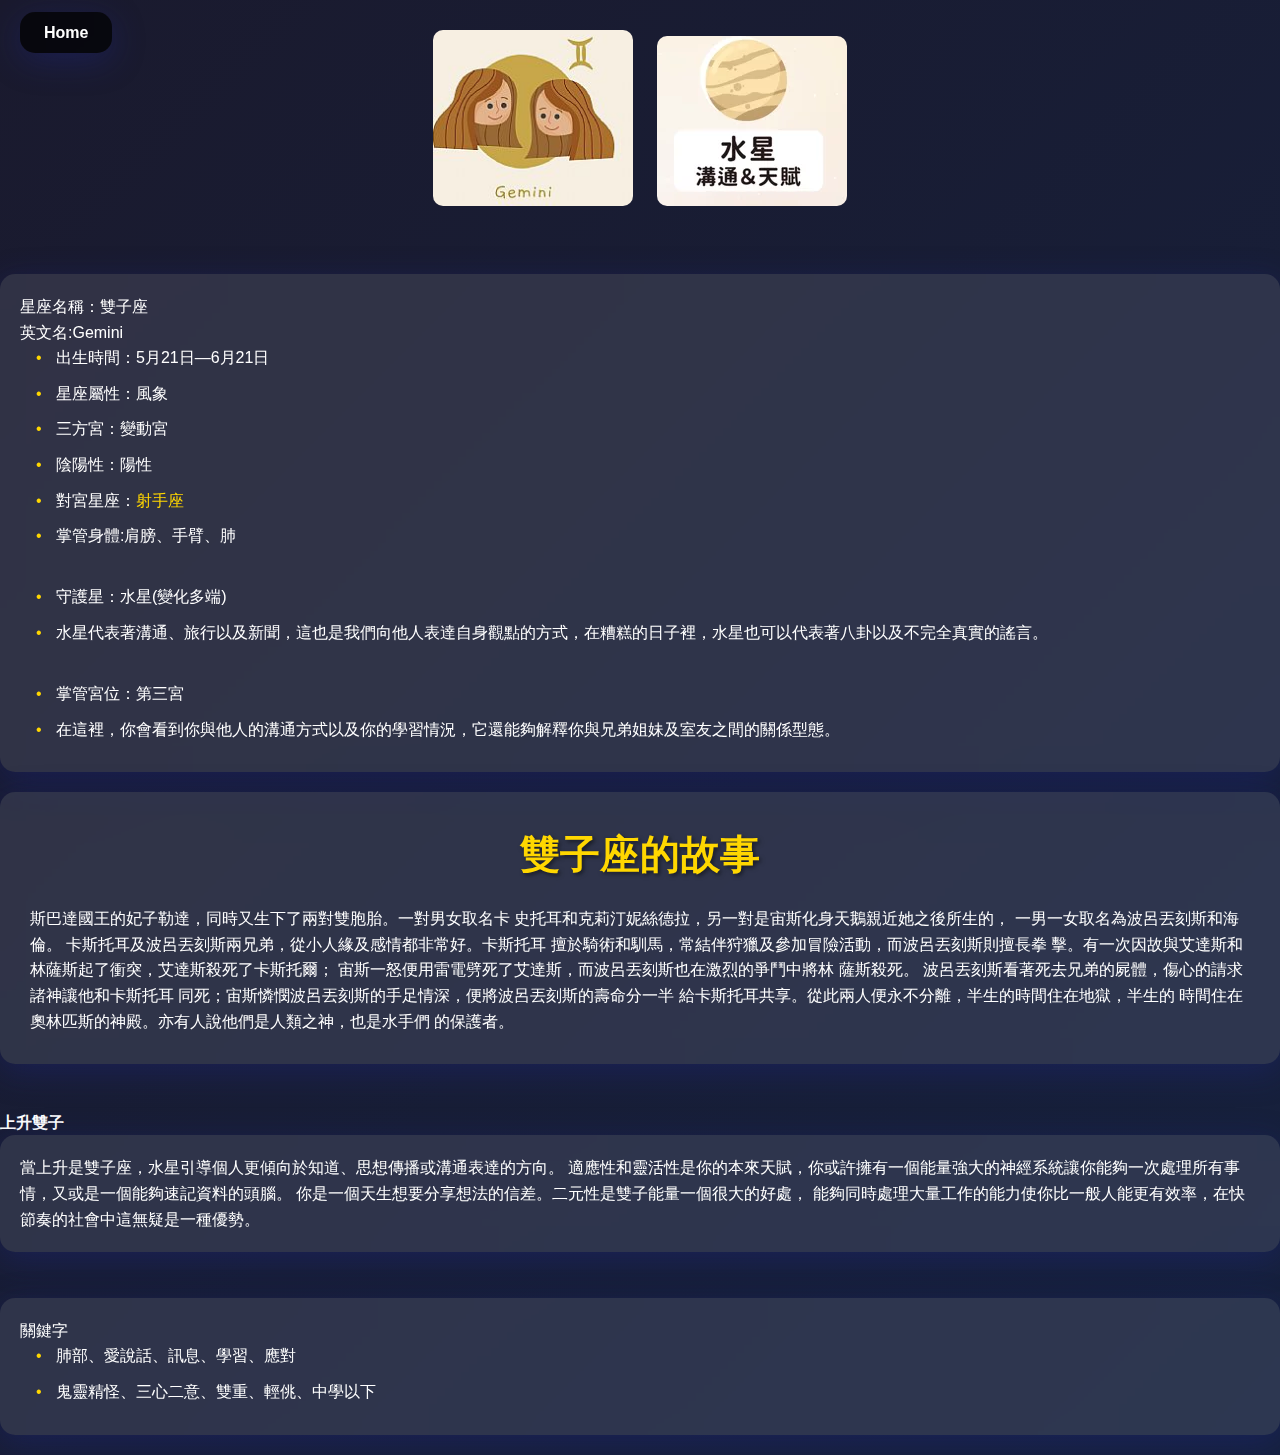
<file: Gemini.html>
<!DOCTYPE html>
<html>
  <head>
    <meta http-equiv="Content-Type" content="text/html; charset=utf-8" />
    <title>Responsive Layout</title>
    <link rel="stylesheet" href="css/style.css" />

    <script>
      (function (w, d, s, l, i) {
        w[l] = w[l] || [];
        w[l].push({ "gtm.start": new Date().getTime(), event: "gtm.js" });
        var f = d.getElementsByTagName(s)[0],
          j = d.createElement(s),
          dl = l != "dataLayer" ? "&l=" + l : "";
        j.async = true;
        j.src = "https://www.googletagmanager.com/gtm.js?id=" + i + dl;
        f.parentNode.insertBefore(j, f);
      })(window, document, "script", "dataLayer", "GTM-P9DNN8FM");
    </script>
    <!-- End Google Tag Manager -->
  </head>
  <body background="images/ad.webp">
    <noscript
      ><iframe
        src="https://www.googletagmanager.com/ns.html?id=GTM-P9DNN8FM"
        height="0"
        width="0"
        style="display: none; visibility: hidden"
      ></iframe
    ></noscript>
    <!-- End Google Tag Manager (noscript) -->

    <div class="menu">
      <a href="index.html">Home</a>
    </div>

    <div id="flex-container">
      <div id="header">
        <img src="images/Gemini.png" />
        <img src="images/w.png" />
      </div>
    </div>

    <div id="nav">
      星座名稱：雙子座<br />
      英文名:Gemini
      <ul style="padding-left: 16px">
        <li>出生時間：5月21日—6月21日</li>
        <li>星座屬性：風象</li>
        <li>三方宮：變動宮</li>
        <li>陰陽性：陽性</li>
        <li>對宮星座：<a href="Sagitarius.html">射手座</a></li>
        <li>掌管身體:肩膀、手臂、肺</li>
        <br />
        <li>守護星：水星(變化多端)</li>
        <li>
          水星代表著溝通、旅行以及新聞，這也是我們向他人表達自身觀點的方式，在糟糕的日子裡，水星也可以代表著八卦以及不完全真實的謠言。
        </li>
        <br />
        <li>掌管宮位：第三宮</li>
        <li>
          在這裡，你會看到你與他人的溝通方式以及你的學習情況，它還能夠解釋你與兄弟姐妹及室友之間的關係型態。
        </li>
      </ul>
    </div>
    <div id="main">
      <h1>雙子座的故事</h1>

      斯巴達國王的妃子勒達，同時又生下了兩對雙胞胎。一對男女取名卡
      史托耳和克莉汀妮絲德拉，另一對是宙斯化身天鵝親近她之後所生的，
      一男一女取名為波呂丟刻斯和海倫。
      卡斯托耳及波呂丟刻斯兩兄弟，從小人緣及感情都非常好。卡斯托耳
      擅於騎術和馴馬，常結伴狩獵及參加冒險活動，而波呂丟刻斯則擅長拳
      擊。有一次因故與艾達斯和林薩斯起了衝突，艾達斯殺死了卡斯托爾；
      宙斯一怒便用雷電劈死了艾達斯，而波呂丟刻斯也在激烈的爭鬥中將林 薩斯殺死。
      波呂丟刻斯看著死去兄弟的屍體，傷心的請求諸神讓他和卡斯托耳
      同死；宙斯憐憫波呂丟刻斯的手足情深，便將波呂丟刻斯的壽命分一半
      給卡斯托耳共享。從此兩人便永不分離，半生的時間住在地獄，半生的
      時間住在奧林匹斯的神殿。亦有人說他們是人類之神，也是水手們 的保護者。
    </div>
    <br />
    <div id="aside"><b>上升雙子</b></div>
    <div id="footer">
      當上升是雙子座，水星引導個人更傾向於知道、思想傳播或溝通表達的方向。
      適應性和靈活性是你的本來天賦，你或許擁有一個能量強大的神經系統讓你能夠一次處理所有事情，又或是一個能夠速記資料的頭腦。
      你是一個天生想要分享想法的信差。二元性是雙子能量一個很大的好處，
      能夠同時處理大量工作的能力使你比一般人能更有效率，在快節奏的社會中這無疑是一種優勢。
    </div>
    <br />

    <div id="nav">
      關鍵字
      <ul style="padding-left: 16px">
        <li>肺部、愛說話、訊息、學習、應對</li>
        <li>鬼靈精怪、三心二意、雙重、輕佻、中學以下</li>
      </ul>
    </div>
    <script src="js/backToTop.js"></script>
  </body>
</html>
</file>
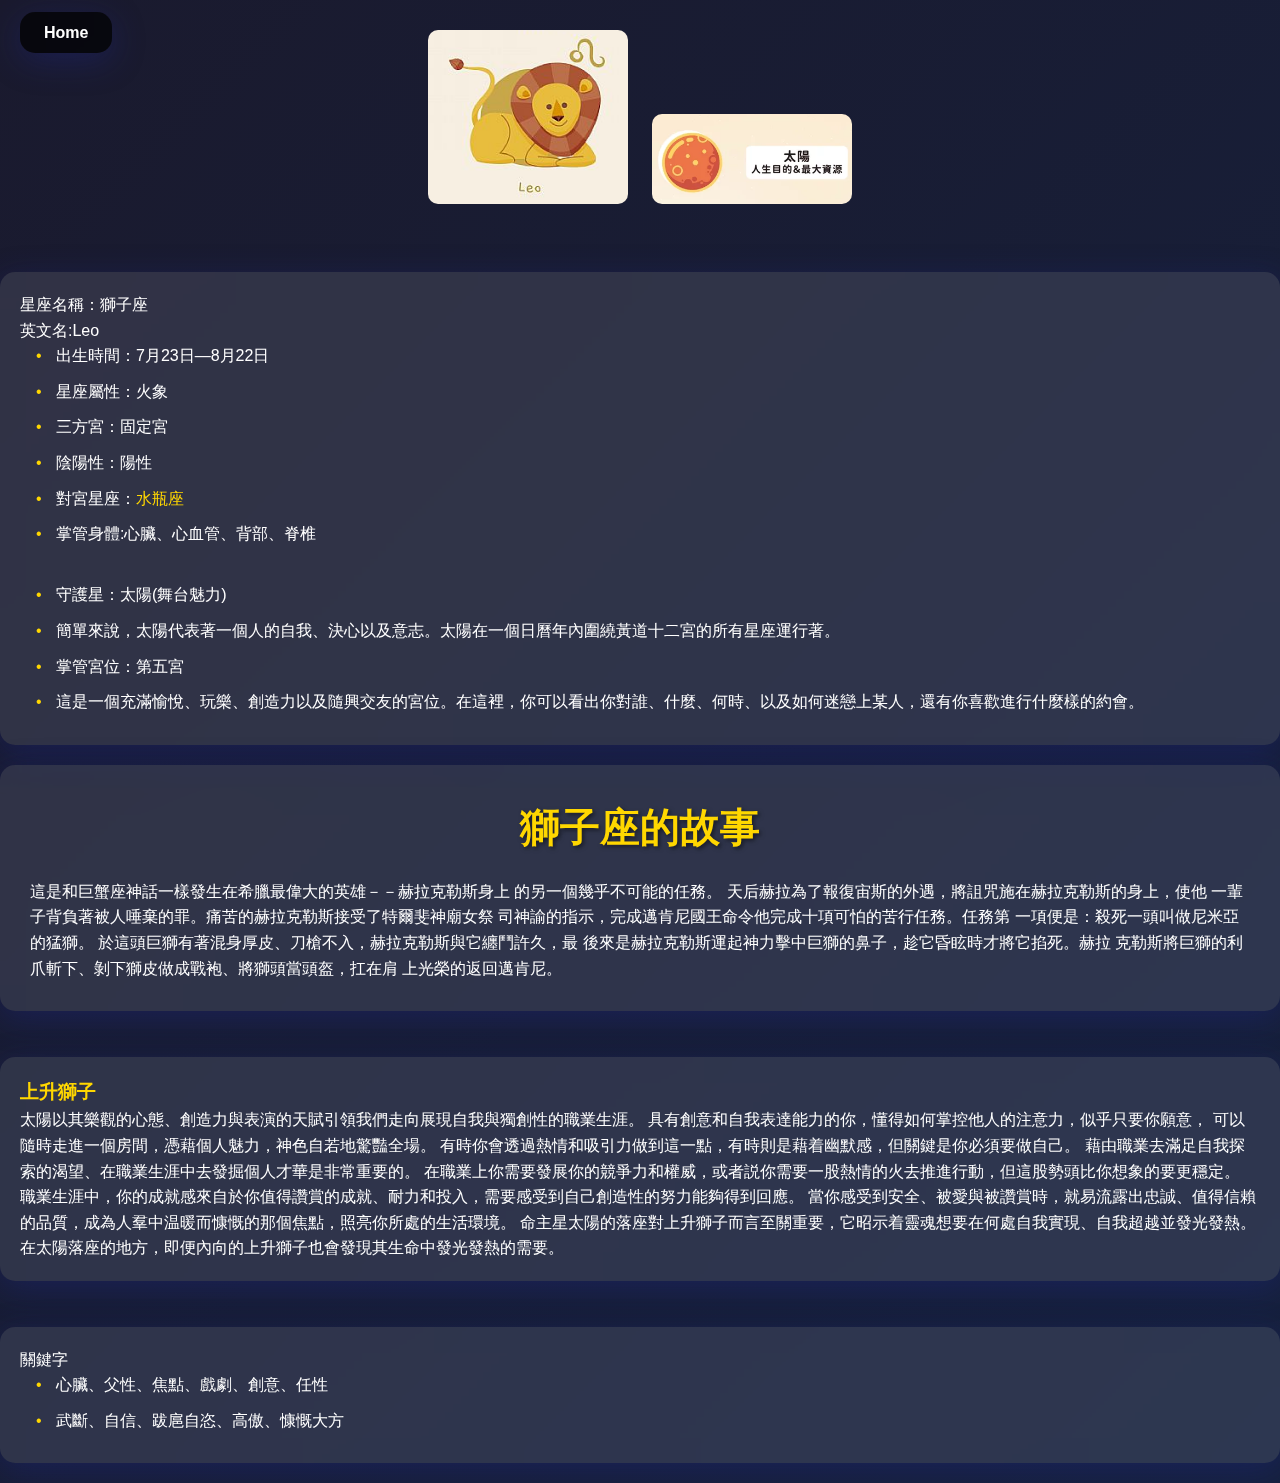
<file: Leo.html>
<!DOCTYPE html>
<html>
  <head>
    <meta http-equiv="Content-Type" content="text/html; charset=utf-8" />
    <title>Responsive Layout</title>
    <link rel="stylesheet" href="css/style.css" />

    <script>
      (function (w, d, s, l, i) {
        w[l] = w[l] || [];
        w[l].push({ "gtm.start": new Date().getTime(), event: "gtm.js" });
        var f = d.getElementsByTagName(s)[0],
          j = d.createElement(s),
          dl = l != "dataLayer" ? "&l=" + l : "";
        j.async = true;
        j.src = "https://www.googletagmanager.com/gtm.js?id=" + i + dl;
        f.parentNode.insertBefore(j, f);
      })(window, document, "script", "dataLayer", "GTM-P9DNN8FM");
    </script>
    <!-- End Google Tag Manager -->
  </head>
  <body background="images/ad.webp">
    <noscript
      ><iframe
        src="https://www.googletagmanager.com/ns.html?id=GTM-P9DNN8FM"
        height="0"
        width="0"
        style="display: none; visibility: hidden"
      ></iframe
    ></noscript>
    <!-- End Google Tag Manager (noscript) -->

    <div class="menu">
      <a href="index.html">Home</a>
    </div>

    <div id="flex-container">
      <div id="header">
        <img src="images/Leo.png" />
        <img src="images/salor.png" />
      </div>
    </div>

    <div id="nav">
      星座名稱：獅子座<br />
      英文名:Leo
      <ul style="padding-left: 16px">
        <li>出生時間：7月23日—8月22日</li>
        <li>星座屬性：火象</li>
        <li>三方宮：固定宮</li>

        <li>陰陽性：陽性</li>
        <li>對宮星座：<a href="Aquarius.html">水瓶座</a></li>
        <li>掌管身體:心臟、心血管、背部、脊椎</li>
        <br />
        <li>守護星：太陽(舞台魅力)</li>
        <li>
          簡單來說，太陽代表著一個人的自我、決心以及意志。太陽在一個​​日曆年內圍繞黃道十二宮的所有星座運行著。
        </li>
        <li>掌管宮位：第五宮</li>
        <li>
          這是一個充滿愉悅、玩樂、創造力以及隨興交友的宮位。在這裡，你可以看出你對誰、什麼、何時、以及如何迷戀上某人，還有你喜歡進行什麼樣的約會。
        </li>
      </ul>
    </div>
    <div id="main">
      <h1>獅子座的故事</h1>

      這是和巨蟹座神話一樣發生在希臘最偉大的英雄－－赫拉克勒斯身上
      的另一個幾乎不可能的任務。
      天后赫拉為了報復宙斯的外遇，將詛咒施在赫拉克勒斯的身上，使他
      一輩子背負著被人唾棄的罪。痛苦的赫拉克勒斯接受了特爾斐神廟女祭
      司神諭的指示，完成邁肯尼國王命令他完成十項可怕的苦行任務。任務第
      一項便是：殺死一頭叫做尼米亞的猛獅。
      於這頭巨獅有著混身厚皮、刀槍不入，赫拉克勒斯與它纏鬥許久，最
      後來是赫拉克勒斯運起神力擊中巨獅的鼻子，趁它昏眩時才將它掐死。赫拉
      克勒斯將巨獅的利爪斬下、剝下獅皮做成戰袍、將獅頭當頭盔，扛在肩
      上光榮的返回邁肯尼。
    </div>
    <br />

    <div id="footer">
      <b>上升獅子</b><br />
      太陽以其樂觀的心態、創造力與表演的天賦引領我們走向展現自我與獨創性的職業生涯。
      具有創意和自我表達能力的你，懂得如何掌控他人的注意力，似乎只要你願意，
      可以隨時走進一個房間，憑藉個人魅力，神色自若地驚豔全場。
      有時你會透過熱情和吸引力做到這一點，有時則是藉着幽默感，但關鍵是你必須要做自己。
      藉由職業去滿足自我探索的渴望、在職業生涯中去發掘個人才華是非常重要的。
      在職業上你需要發展你的競爭力和權威，或者説你需要一股熱情的火去推進行動，但這股勢頭比你想象的要更穩定。
      職業生涯中，你的成就感來自於你值得讚賞的成就、耐力和投入，需要感受到自己創造性的努力能夠得到回應。
      當你感受到安全、被愛與被讚賞時，就易流露出忠誠、值得信賴的品質，成為人羣中温暖而慷慨的那個焦點，照亮你所處的生活環境。
      命主星太陽的落座對上升獅子而言至關重要，它昭示着靈魂想要在何處自我實現、自我超越並發光發熱。
      在太陽落座的地方，即便內向的上升獅子也會發現其生命中發光發熱的需要。
    </div>
    <br />

    <div id="nav">
      關鍵字
      <ul style="padding-left: 16px">
        <li>心臟、父性、焦點、戲劇、創意、任性</li>
        <li>武斷、自信、跋扈自恣、高傲、慷慨大方</li>
      </ul>
    </div>
    <script src="js/backToTop.js"></script>
  </body>
</html>
</file>
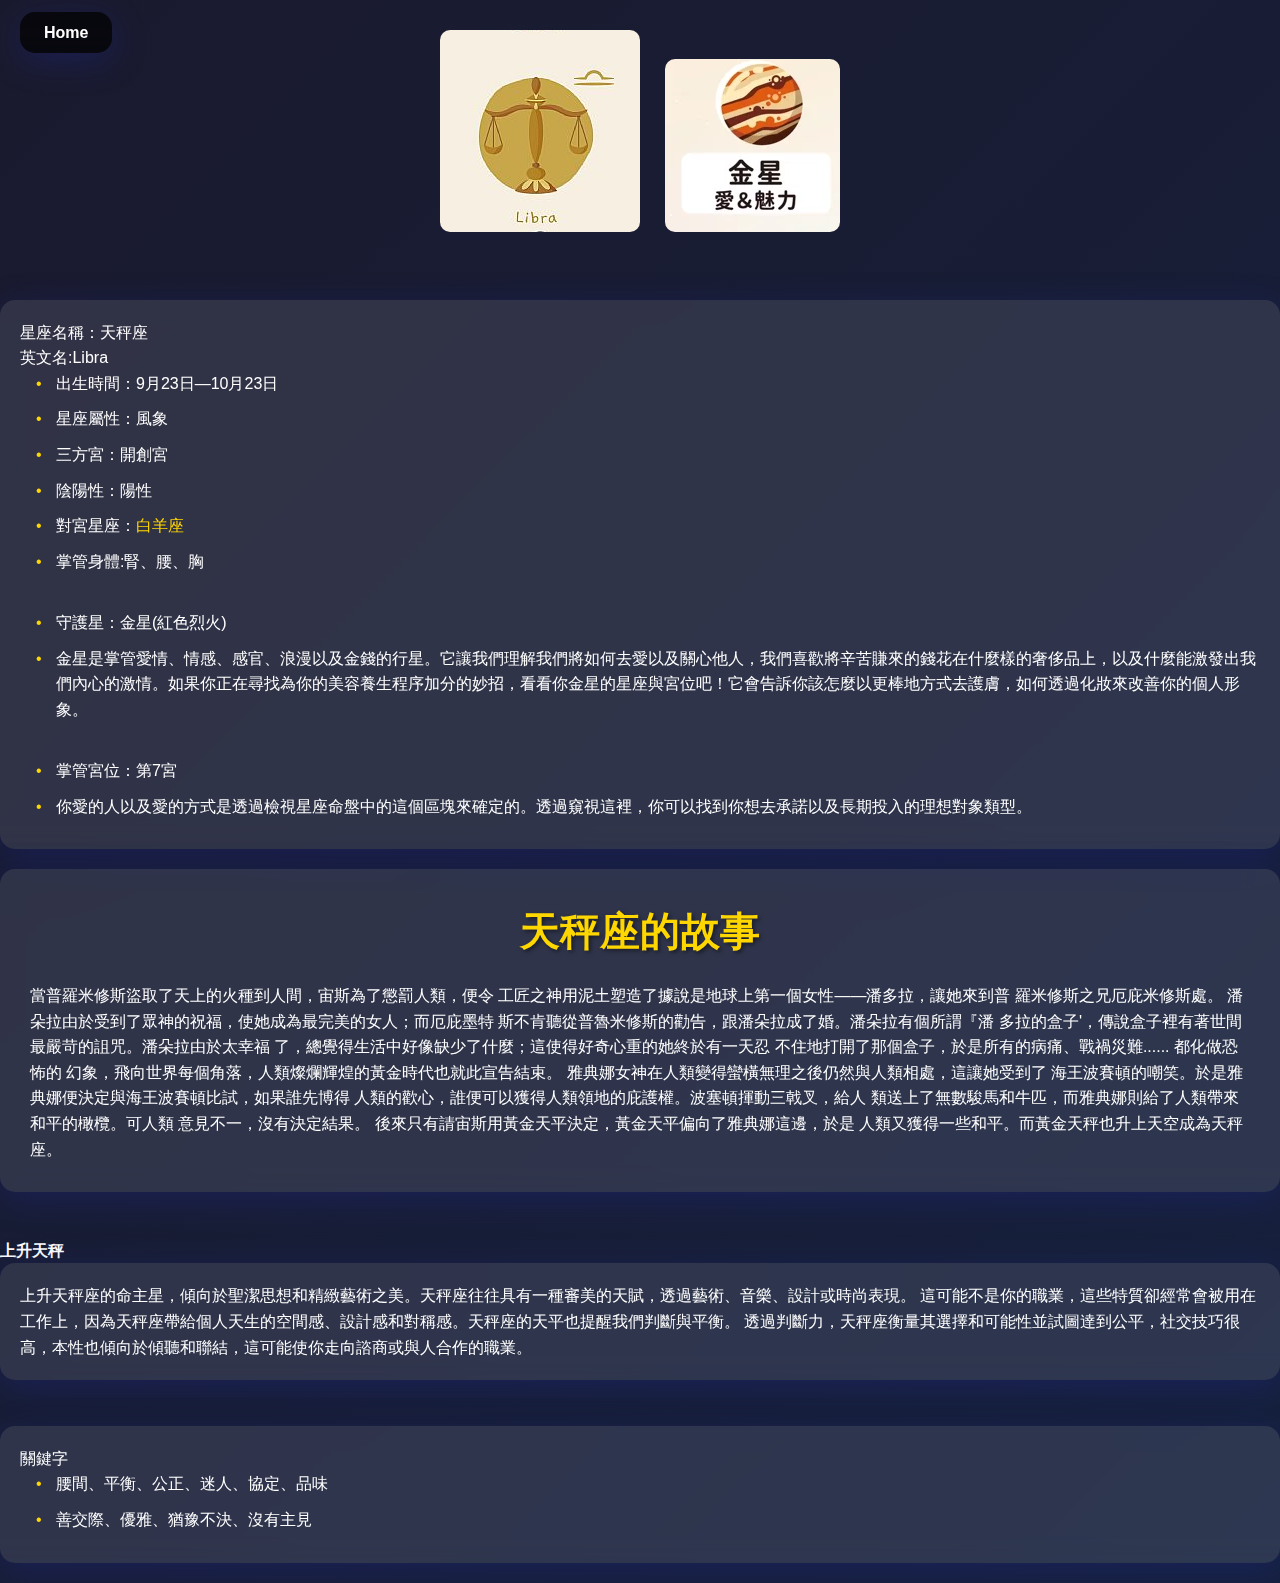
<file: Libra.html>
<!DOCTYPE html>
<html>
  <head>
    <meta http-equiv="Content-Type" content="text/html; charset=utf-8" />
    <title>Responsive Layout</title>
    <link rel="stylesheet" href="css/style.css" />

    <script>
      (function (w, d, s, l, i) {
        w[l] = w[l] || [];
        w[l].push({ "gtm.start": new Date().getTime(), event: "gtm.js" });
        var f = d.getElementsByTagName(s)[0],
          j = d.createElement(s),
          dl = l != "dataLayer" ? "&l=" + l : "";
        j.async = true;
        j.src = "https://www.googletagmanager.com/gtm.js?id=" + i + dl;
        f.parentNode.insertBefore(j, f);
      })(window, document, "script", "dataLayer", "GTM-P9DNN8FM");
    </script>
    <!-- End Google Tag Manager -->
  </head>
  <body background="images/ad.webp">
    <noscript
      ><iframe
        src="https://www.googletagmanager.com/ns.html?id=GTM-P9DNN8FM"
        height="0"
        width="0"
        style="display: none; visibility: hidden"
      ></iframe
    ></noscript>
    <!-- End Google Tag Manager (noscript) -->

    <div class="menu">
      <a href="index.html">Home</a>
    </div>

    <div id="flex-container">
      <div id="header">
        <img src="images/Libra.png" />
        <img src="images/te.png" />
      </div>
    </div>

    <div id="nav">
      星座名稱：天秤座<br />
      英文名:Libra
      <ul style="padding-left: 16px">
        <li>出生時間：9月23日—10月23日</li>
        <li>星座屬性：風象</li>
        <li>三方宮：開創宮</li>

        <li>陰陽性：陽性</li>
        <li>對宮星座：<a href="Aries.html">白羊座</a></li>
        <li>掌管身體:腎、腰、胸</li>
        <br />
        <li>守護星：金星(紅色烈火)</li>
        <li>
          金星是掌管愛情、情感、感官、浪漫以及金錢的行星。它讓我們理解我們將如何去愛以及關心他人，我們喜歡將辛苦賺來的錢花在什麼樣的奢侈品上，以及什麼能激發出我們內心的激情。如果你正在尋找為你的美容養生程序加分的妙招，看看你金星的星座與宮位吧！它會告訴你該怎麼以更棒地方式去護膚，如何透過化妝來改善你的個人形象。
        </li>
        <br />
        <li>掌管宮位：第7宮</li>
        <li>
          你愛的人以及愛的方式是透過檢視星座命盤中的這個區塊來確定的。透過窺視這裡，你可以找到你想去承諾以及長期投入的理想對象類型。
        </li>
      </ul>
    </div>
    <div id="main">
      <h1>天秤座的故事</h1>

      當普羅米修斯盜取了天上的火種到人間，宙斯為了懲罰人類，便令
      工匠之神用泥土塑造了據說是地球上第一個女性——潘多拉，讓她來到普
      羅米修斯之兄厄庇米修斯處。
      潘朵拉由於受到了眾神的祝福，使她成為最完美的女人；而厄庇墨特
      斯不肯聽從普魯米修斯的勸告，跟潘朵拉成了婚。潘朵拉有個所謂『潘
      多拉的盒子'，傳說盒子裡有著世間最嚴苛的詛咒。潘朵拉由於太幸福
      了，總覺得生活中好像缺少了什麼；這使得好奇心重的她終於有一天忍
      不住地打開了那個盒子，於是所有的病痛、戰禍災難...... 都化做恐怖的
      幻象，飛向世界每個角落，人類燦爛輝煌的黃金時代也就此宣告結束。
      雅典娜女神在人類變得蠻橫無理之後仍然與人類相處，這讓她受到了
      海王波賽頓的嘲笑。於是雅典娜便決定與海王波賽頓比試，如果誰先博得
      人類的歡心，誰便可以獲得人類領地的庇護權。波塞頓揮動三戟叉，給人
      類送上了無數駿馬和牛匹，而雅典娜則給了人類帶來和平的橄欖。可人類
      意見不一，沒有決定結果。
      後來只有請宙斯用黃金天平決定，黃金天平偏向了雅典娜這邊，於是
      人類又獲得一些和平。而黃金天秤也升上天空成為天秤座。
    </div>
    <br />
    <div id="aside"><b>上升天秤</b></div>
    <div id="footer">
      上升天秤座的命主星，傾向於聖潔思想和精緻藝術之美。天秤座往往具有一種審美的天賦，透過藝術、音樂、設計或時尚表現。
      這可能不是你的職業，這些特質卻經常會被用在工作上，因為天秤座帶給個人天生的空間感、設計感和對稱感。天秤座的天平也提醒我們判斷與平衡。
      透過判斷力，天秤座衡量其選擇和可能性並試圖達到公平，社交技巧很高，本性也傾向於傾聽和聯結，這可能使你走向諮商或與人合作的職業。
    </div>
    <br />

    <div id="nav">
      關鍵字
      <ul style="padding-left: 16px">
        <li>腰間、平衡、公正、迷人、協定、品味</li>
        <li>善交際、優雅、猶豫不決、沒有主見</li>
      </ul>
    </div>
    <script src="js/backToTop.js"></script>
  </body>
</html>
</file>
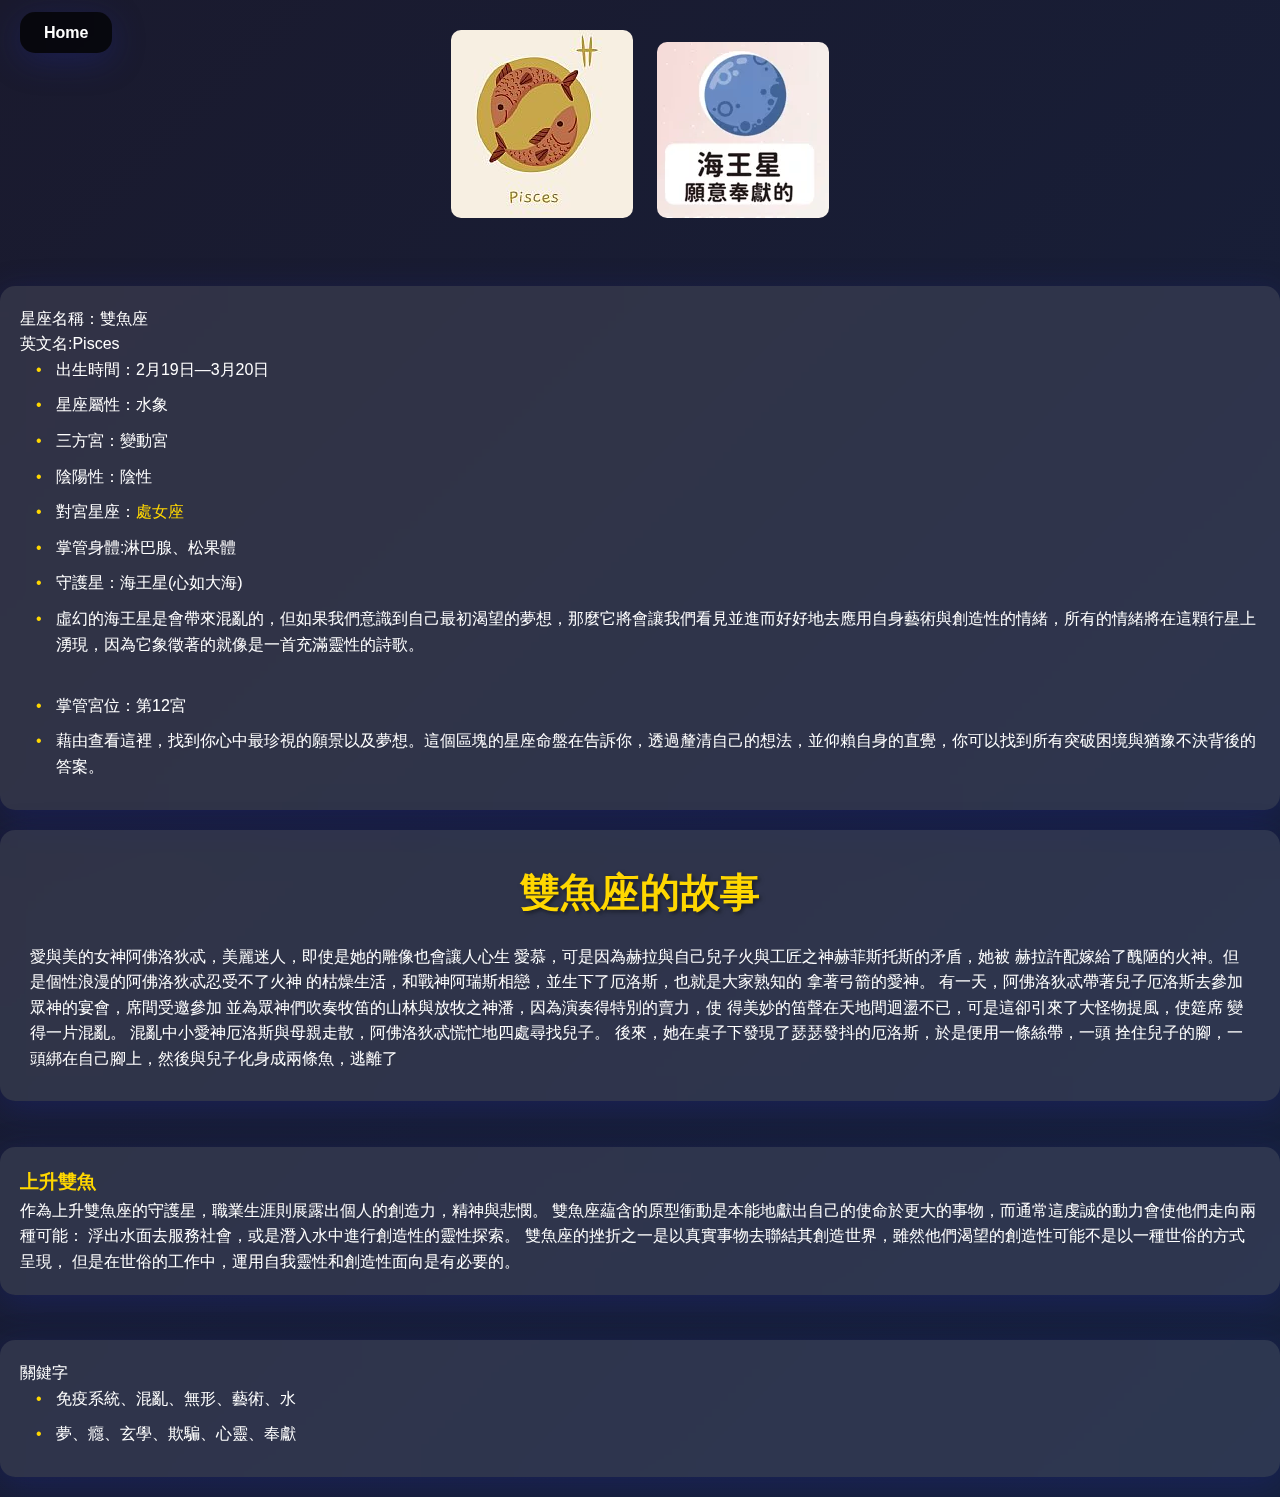
<file: Pisces.html>
<!DOCTYPE html>
<html>
  <head>
    <meta http-equiv="Content-Type" content="text/html; charset=utf-8" />
    <title>Responsive Layout</title>
    <link rel="stylesheet" href="css/style.css" />

    <script>
      (function (w, d, s, l, i) {
        w[l] = w[l] || [];
        w[l].push({ "gtm.start": new Date().getTime(), event: "gtm.js" });
        var f = d.getElementsByTagName(s)[0],
          j = d.createElement(s),
          dl = l != "dataLayer" ? "&l=" + l : "";
        j.async = true;
        j.src = "https://www.googletagmanager.com/gtm.js?id=" + i + dl;
        f.parentNode.insertBefore(j, f);
      })(window, document, "script", "dataLayer", "GTM-P9DNN8FM");
    </script>
    <!-- End Google Tag Manager -->
  </head>
  <body background="images/ad.webp">
    <noscript
      ><iframe
        src="https://www.googletagmanager.com/ns.html?id=GTM-P9DNN8FM"
        height="0"
        width="0"
        style="display: none; visibility: hidden"
      ></iframe
    ></noscript>
    <!-- End Google Tag Manager (noscript) -->

    <div class="menu">
      <a href="index.html">Home</a>
    </div>

    <div id="flex-container">
      <div id="header">
        <img src="images/Pisces.png" />
        <img src="images/p.png" />
      </div>
    </div>

    <div id="nav">
      星座名稱：雙魚座<br />
      英文名:Pisces
      <ul style="padding-left: 16px">
        <li>出生時間：2月19日—3月20日</li>
        <li>星座屬性：水象</li>
        <li>三方宮：變動宮</li>

        <li>陰陽性：陰性</li>
        <li>對宮星座：<a href="Virgo.html">處女座</a></li>
        <li>掌管身體:淋巴腺、松果體</li>
        <li>守護星：海王星(心如大海)</li>
        <li>
          虛幻的海王星是會帶來混亂的，但如果我們意識到自己最初渴望的夢想，那麼它將會讓我們看見並進而好好地去應用自身藝術與創造性的情緒，所有的情緒將在這顆行星上湧現，因為它象徵著的就像是一首充滿靈性的詩歌。
        </li>
        <br />
        <li>掌管宮位：第12宮</li>
        <li>
          藉由查看這裡，找到你心中最珍視的願景以及夢想。這個區塊的星座命盤在告訴你，透過釐清自己的想法，並仰賴自身的直覺，你可以找到所有突破困境與猶豫不決背後的答案。
        </li>
      </ul>
    </div>
    <div id="main">
      <h1>雙魚座的故事</h1>

      愛與美的女神阿佛洛狄忒，美麗迷人，即使是她的雕像也會讓人心生
      愛慕，可是因為赫拉與自己兒子火與工匠之神赫菲斯托斯的矛盾，她被
      赫拉許配嫁給了醜陋的火神。但是個性浪漫的阿佛洛狄忒忍受不了火神
      的枯燥生活，和戰神阿瑞斯相戀，並生下了厄洛斯，也就是大家熟知的
      拿著弓箭的愛神。
      有一天，阿佛洛狄忒帶著兒子厄洛斯去參加眾神的宴會，席間受邀參加
      並為眾神們吹奏牧笛的山林與放牧之神潘，因為演奏得特別的賣力，使
      得美妙的笛聲在天地間迴盪不已，可是這卻引來了大怪物提風，使筵席
      變得一片混亂。
      混亂中小愛神厄洛斯與母親走散，阿佛洛狄忒慌忙地四處尋找兒子。
      後來，她在桌子下發現了瑟瑟發抖的厄洛斯，於是便用一條絲帶，一頭
      拴住兒子的腳，一頭綁在自己腳上，然後與兒子化身成兩條魚，逃離了
    </div>
    <br />

    <div id="footer">
      <b>上升雙魚</b><br />
      作為上升雙魚座的守護星，職業生涯則展露出個人的創造力，精神與悲憫。
      雙魚座藴含的原型衝動是本能地獻出自己的使命於更大的事物，而通常這虔誠的動力會使他們走向兩種可能：
      浮出水面去服務社會，或是潛入水中進行創造性的靈性探索。
      雙魚座的挫折之一是以真實事物去聯結其創造世界，雖然他們渴望的創造性可能不是以一種世俗的方式呈現，
      但是在世俗的工作中，運用自我靈性和創造性面向是有必要的。
    </div>
    <br />

    <div id="nav">
      關鍵字
      <ul style="padding-left: 16px">
        <li>免疫系統、混亂、無形、藝術、水</li>
        <li>夢、癮、玄學、欺騙、心靈、奉獻</li>
      </ul>
    </div>
    <script src="js/backToTop.js"></script>
  </body>
</html>
</file>
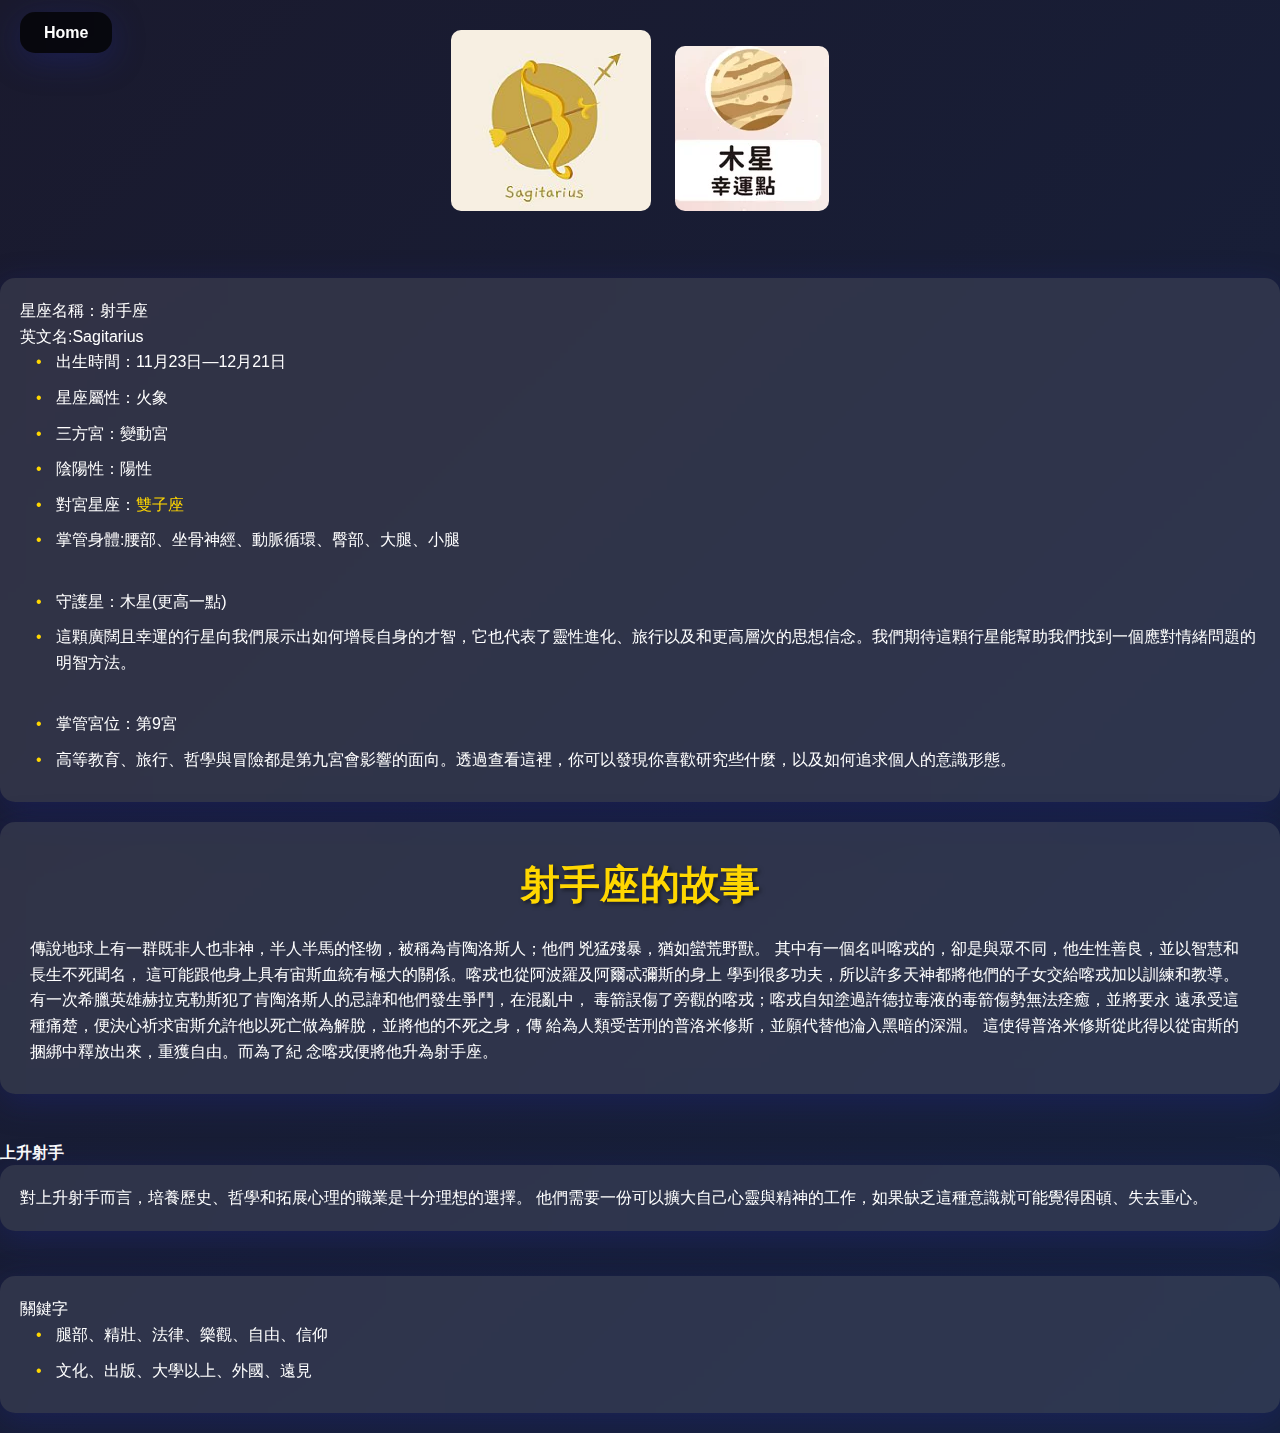
<file: Sagitarius.html>
<!DOCTYPE html>
<html>
  <head>
    <meta http-equiv="Content-Type" content="text/html; charset=utf-8" />
    <title>Responsive Layout</title>
    <link rel="stylesheet" href="css/style.css" />

    <script>
      (function (w, d, s, l, i) {
        w[l] = w[l] || [];
        w[l].push({ "gtm.start": new Date().getTime(), event: "gtm.js" });
        var f = d.getElementsByTagName(s)[0],
          j = d.createElement(s),
          dl = l != "dataLayer" ? "&l=" + l : "";
        j.async = true;
        j.src = "https://www.googletagmanager.com/gtm.js?id=" + i + dl;
        f.parentNode.insertBefore(j, f);
      })(window, document, "script", "dataLayer", "GTM-P9DNN8FM");
    </script>
    <!-- End Google Tag Manager -->
  </head>
  <body background="images/ad.webp">
    <noscript
      ><iframe
        src="https://www.googletagmanager.com/ns.html?id=GTM-P9DNN8FM"
        height="0"
        width="0"
        style="display: none; visibility: hidden"
      ></iframe
    ></noscript>
    <!-- End Google Tag Manager (noscript) -->

    <div class="menu">
      <a href="index.html">Home</a>
    </div>

    <div id="flex-container">
      <div id="header">
        <img src="images/Sagitarius.png" />
        <img src="images/wo.png" />
      </div>
    </div>

    <div id="nav">
      星座名稱：射手座<br />
      英文名:Sagitarius
      <ul style="padding-left: 16px">
        <li>出生時間：11月23日—12月21日</li>
        <li>星座屬性：火象</li>
        <li>三方宮：變動宮</li>

        <li>陰陽性：陽性</li>
        <li>對宮星座：<a href="Gemini.html">雙子座</a></li>
        <li>掌管身體:腰部、坐骨神經、動脈循環、臀部、大腿、小腿</li>
        <br />
        <li>守護星：木星(更高一點)</li>
        <li>
          這顆廣闊且幸運的行星向我們展示出如何增長自身的才智，它也代表了靈性進化、旅行以及和更高層次的思想信念。我們期待這顆行星能幫助我們找到一個應對情緒問題的明智方法。
        </li>
        <br />
        <li>掌管宮位：第9宮</li>
        <li>
          高等教育、旅行、哲學與冒險都是第九宮會影響的面向。透過查看這裡，你可以發現你喜歡研究些什麼，以及如何追求個人的意識形態。
        </li>
      </ul>
    </div>
    <div id="main">
      <h1>射手座的故事</h1>
      傳說地球上有一群既非人也非神，半人半馬的怪物，被稱為肯陶洛斯人；他們
      兇猛殘暴，猶如蠻荒野獸。
      其中有一個名叫喀戎的，卻是與眾不同，他生性善良，並以智慧和長生不死聞名，
      這可能跟他身上具有宙斯血統有極大的關係。喀戎也從阿波羅及阿爾忒彌斯的身上
      學到很多功夫，所以許多天神都將他們的子女交給喀戎加以訓練和教導。
      有一次希臘英雄赫拉克勒斯犯了肯陶洛斯人的忌諱和他們發生爭鬥，在混亂中，
      毒箭誤傷了旁觀的喀戎；喀戎自知塗過許德拉毒液的毒箭傷勢無法痊癒，並將要永
      遠承受這種痛楚，便決心祈求宙斯允許他以死亡做為解脫，並將他的不死之身，傳
      給為人類受苦刑的普洛米修斯，並願代替他淪入黑暗的深淵。
      這使得普洛米修斯從此得以從宙斯的捆綁中釋放出來，重獲自由。而為了紀
      念喀戎便將他升為射手座。
    </div>
    <br />
    <div id="aside"><b>上升射手</b></div>
    <div id="footer">
      對上升射手而言，培養歷史、哲學和拓展心理的職業是十分理想的選擇。
      他們需要一份可以擴大自己心靈與精神的工作，如果缺乏這種意識就可能覺得困頓、失去重心。
    </div>
    <br />

    <div id="nav">
      關鍵字
      <ul style="padding-left: 16px">
        <li>腿部、精壯、法律、樂觀、自由、信仰</li>
        <li>文化、出版、大學以上、外國、遠見</li>
      </ul>
    </div>
    <script src="js/backToTop.js"></script>
  </body>
</html>
</file>
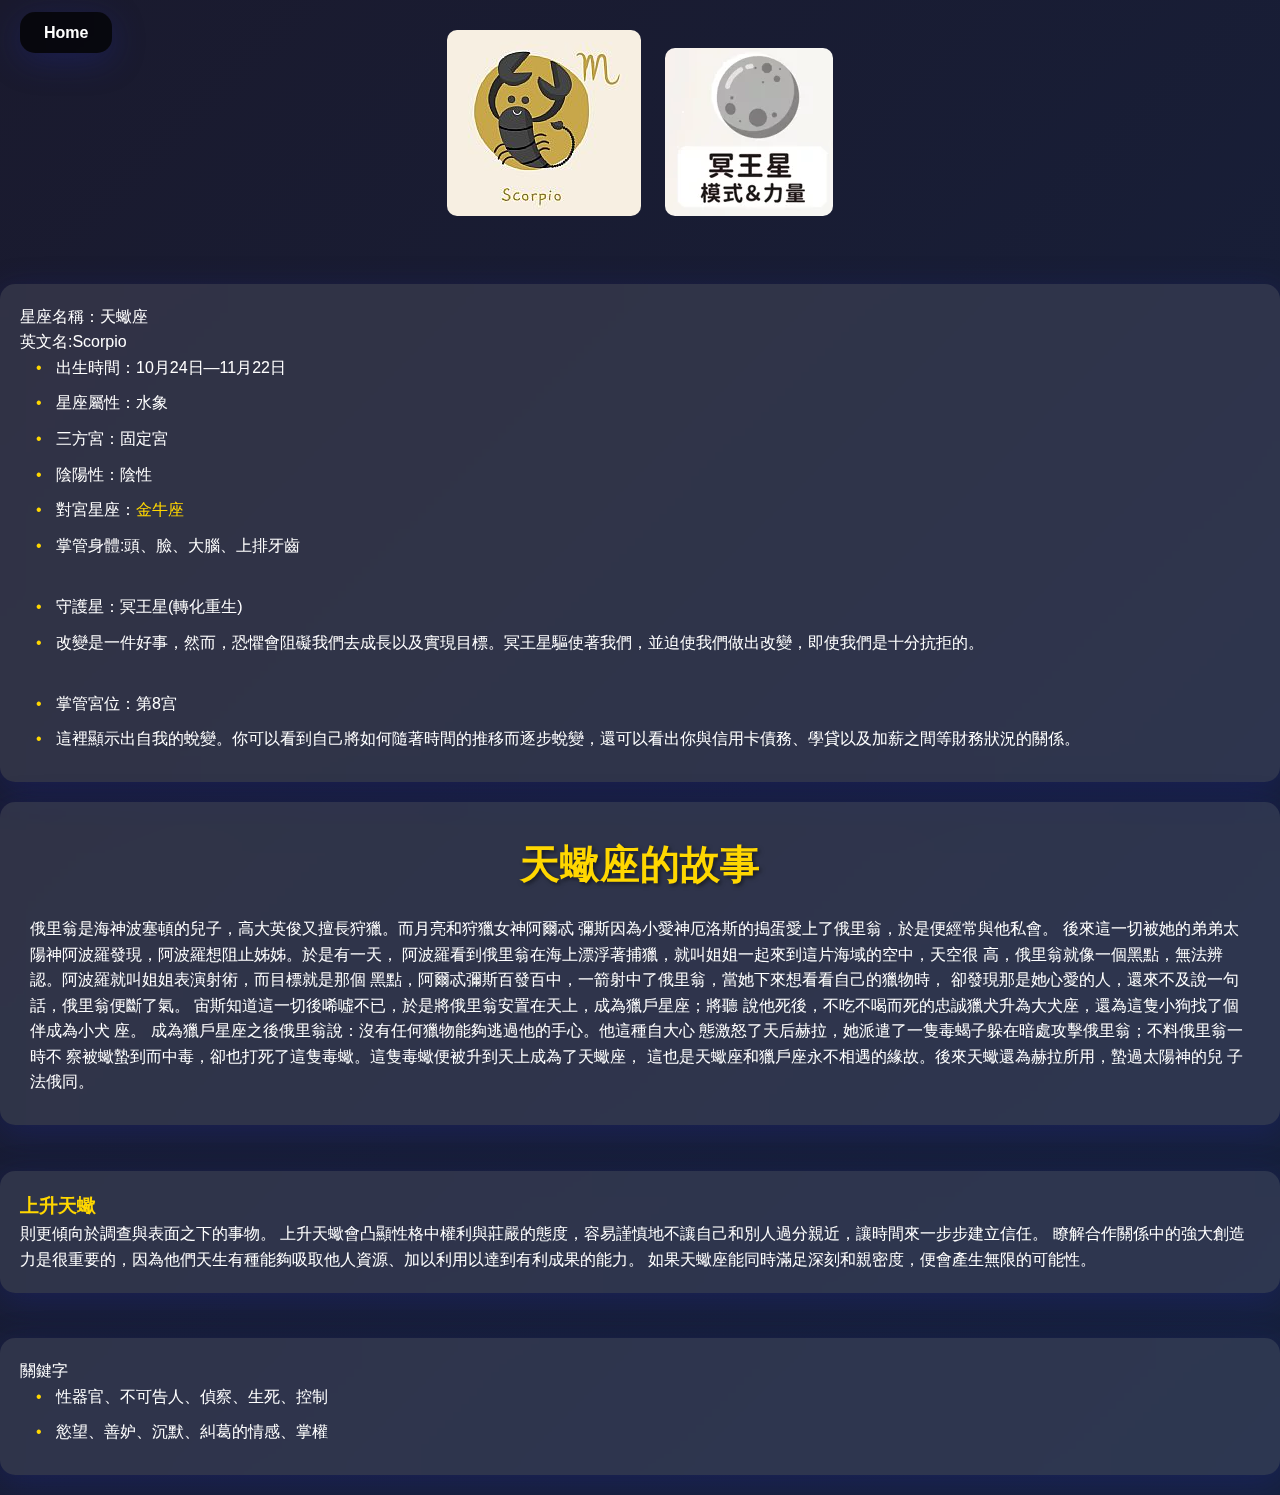
<file: Scorpio.html>
<!DOCTYPE html>
<html>
  <head>
    <meta http-equiv="Content-Type" content="text/html; charset=utf-8" />
    <title>Responsive Layout</title>
    <link rel="stylesheet" href="css/style.css" />

    <script>
      (function (w, d, s, l, i) {
        w[l] = w[l] || [];
        w[l].push({ "gtm.start": new Date().getTime(), event: "gtm.js" });
        var f = d.getElementsByTagName(s)[0],
          j = d.createElement(s),
          dl = l != "dataLayer" ? "&l=" + l : "";
        j.async = true;
        j.src = "https://www.googletagmanager.com/gtm.js?id=" + i + dl;
        f.parentNode.insertBefore(j, f);
      })(window, document, "script", "dataLayer", "GTM-P9DNN8FM");
    </script>
    <!-- End Google Tag Manager -->
  </head>
  <body background="images/ad.webp">
    <noscript
      ><iframe
        src="https://www.googletagmanager.com/ns.html?id=GTM-P9DNN8FM"
        height="0"
        width="0"
        style="display: none; visibility: hidden"
      ></iframe
    ></noscript>
    <!-- End Google Tag Manager (noscript) -->

    <div class="menu">
      <a href="index.html">Home</a>
    </div>

    <div id="flex-container">
      <div id="header">
        <img src="images/Scorpio.png" />
        <img src="images/s1.png" />
      </div>
    </div>

    <div id="nav">
      星座名稱：天蠍座<br />
      英文名:Scorpio
      <ul style="padding-left: 16px">
        <li>出生時間：10月24日—11月22日</li>
        <li>星座屬性：水象</li>
        <li>三方宮：固定宮</li>

        <li>陰陽性：陰性</li>
        <li>對宮星座：<a href="Taurus.html">金牛座</a></li>
        <li>掌管身體:頭、臉、大腦、上排牙齒</li>
        <br />
        <li>守護星：冥王星(轉化重生)</li>
        <li>
          改變是一件好事，然而，恐懼會阻礙我們去成長以及實現目標。冥王星驅使著我們，並迫使我們做出改變，即使我們是十分抗拒的。
        </li>
        <br />
        <li>掌管宮位：第8宫</li>
        <li>
          這裡顯示出自我的蛻變。你可以看到自己將如何隨著時間的推移而逐步蛻變，還可以看出你與信用卡債務、學貸以及加薪之間等財務狀況的關係。
        </li>
      </ul>
    </div>
    <div id="main">
      <h1>天蠍座的故事</h1>

      俄里翁是海神波塞頓的兒子，高大英俊又擅長狩獵。而月亮和狩獵女神阿爾忒
      彌斯因為小愛神厄洛斯的搗蛋愛上了俄里翁，於是便經常與他私會。
      後來這一切被她的弟弟太陽神阿波羅發現，阿波羅想阻止姊姊。於是有一天，
      阿波羅看到俄里翁在海上漂浮著捕獵，就叫姐姐一起來到這片海域的空中，天空很
      高，俄里翁就像一個黑點，無法辨認。阿波羅就叫姐姐表演射術，而目標就是那個
      黑點，阿爾忒彌斯百發百中，一箭射中了俄里翁，當她下來想看看自己的獵物時，
      卻發現那是她心愛的人，還來不及說一句話，俄里翁便斷了氣。
      宙斯知道這一切後唏噓不已，於是將俄里翁安置在天上，成為獵戶星座；將聽
      說他死後，不吃不喝而死的忠誠獵犬升為大犬座，還為這隻小狗找了個伴成為小犬
      座。 成為獵戶星座之後俄里翁說：沒有任何獵物能夠逃過他的手心。他這種自大心
      態激怒了天后赫拉，她派遣了一隻毒蝎子躲在暗處攻擊俄里翁；不料俄里翁一時不
      察被蠍蟄到而中毒，卻也打死了這隻毒蠍。這隻毒蠍便被升到天上成為了天蠍座，
      這也是天蠍座和獵戶座永不相遇的緣故。後來天蠍還為赫拉所用，蟄過太陽神的兒
      子法俄同。
    </div>
    <br />
    <div id="aside"></div>
    <div id="footer">
      <b>上升天蠍</b><br />
      則更傾向於調查與表面之下的事物。
      上升天蠍會凸顯性格中權利與莊嚴的態度，容易謹慎地不讓自己和別人過分親近，讓時間來一步步建立信任。
      瞭解合作關係中的強大創造力是很重要的，因為他們天生有種能夠吸取他人資源、加以利用以達到有利成果的能力。
      如果天蠍座能同時滿足深刻和親密度，便會產生無限的可能性。
    </div>
    <br />

    <div id="nav">
      關鍵字
      <ul style="padding-left: 16px">
        <li>性器官、不可告人、偵察、生死、控制</li>
        <li>慾望、善妒、沉默、糾葛的情感、掌權</li>
      </ul>
    </div>
    <script src="js/backToTop.js"></script>
  </body>
</html>
</file>
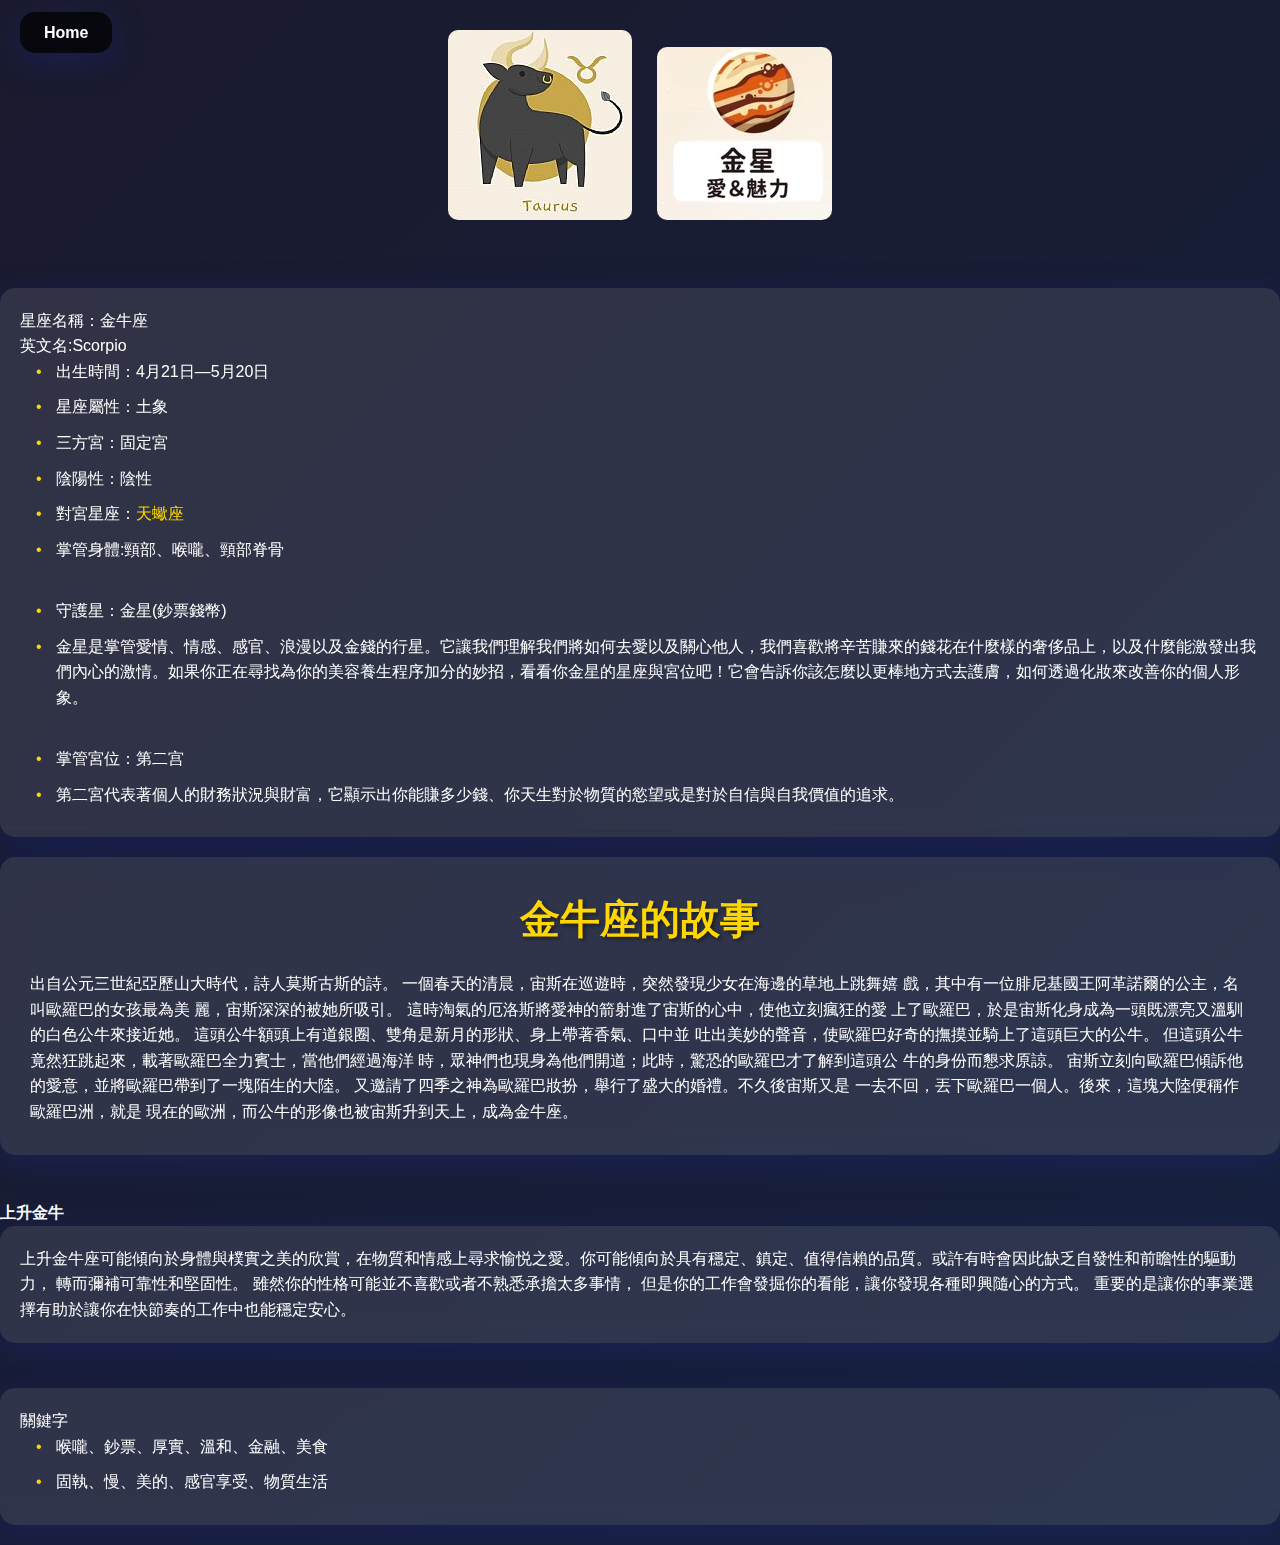
<file: Taurus.html>
<!DOCTYPE html>
<html>
  <head>
    <meta http-equiv="Content-Type" content="text/html; charset=utf-8" />
    <title>Responsive Layout</title>
    <link rel="stylesheet" href="css/style.css" />

    <script>
      (function (w, d, s, l, i) {
        w[l] = w[l] || [];
        w[l].push({ "gtm.start": new Date().getTime(), event: "gtm.js" });
        var f = d.getElementsByTagName(s)[0],
          j = d.createElement(s),
          dl = l != "dataLayer" ? "&l=" + l : "";
        j.async = true;
        j.src = "https://www.googletagmanager.com/gtm.js?id=" + i + dl;
        f.parentNode.insertBefore(j, f);
      })(window, document, "script", "dataLayer", "GTM-P9DNN8FM");
    </script>
    <!-- End Google Tag Manager -->
  </head>
  <body background="images/ad.webp">
    <noscript
      ><iframe
        src="https://www.googletagmanager.com/ns.html?id=GTM-P9DNN8FM"
        height="0"
        width="0"
        style="display: none; visibility: hidden"
      ></iframe
    ></noscript>
    <!-- End Google Tag Manager (noscript) -->

    <div class="menu">
      <a href="index.html">Home</a>
    </div>

    <div id="flex-container">
      <div id="header">
        <img src="images/Taurus.png" />
        <img src="images/te.png" />
      </div>
    </div>

    <div id="nav">
      星座名稱：金牛座<br />
      英文名:Scorpio
      <ul style="padding-left: 16px">
        <li>出生時間：4月21日—5月20日</li>
        <li>星座屬性：土象</li>
        <li>三方宮：固定宮</li>

        <li>陰陽性：陰性</li>
        <li>對宮星座：<a href="Scorpio.html">天蠍座</a></li>
        <li>掌管身體:頸部、喉嚨、頸部脊骨</li>
        <br />
        <li>守護星：金星(鈔票錢幣)</li>
        <li>
          金星是掌管愛情、情感、感官、浪漫以及金錢的行星。它讓我們理解我們將如何去愛以及關心他人，我們喜歡將辛苦賺來的錢花在什麼樣的奢侈品上，以及什麼能激發出我們內心的激情。如果你正在尋找為你的美容養生程序加分的妙招，看看你金星的星座與宮位吧！它會告訴你該怎麼以更棒地方式去護膚，如何透過化妝來改善你的個人形象。
        </li>
        <br />
        <li>掌管宮位：第二宫</li>
        <li>
          第二宮代表著個人的財務狀況與財富，它顯示出你能賺多少錢、你天生對於物質的慾望或是對於自信與自我價值的追求。
        </li>
      </ul>
    </div>
    <div id="main">
      <h1>金牛座的故事</h1>

      出自公元三世紀亞歷山大時代，詩人莫斯古斯的詩。
      一個春天的清晨，宙斯在巡遊時，突然發現少女在海邊的草地上跳舞嬉
      戲，其中有一位腓尼基國王阿革諾爾的公主，名叫歐羅巴的女孩最為美
      麗，宙斯深深的被她所吸引。
      這時淘氣的厄洛斯將愛神的箭射進了宙斯的心中，使他立刻瘋狂的愛
      上了歐羅巴，於是宙斯化身成為一頭既漂亮又溫馴的白色公牛來接近她。
      這頭公牛額頭上有道銀圈、雙角是新月的形狀、身上帶著香氣、口中並
      吐出美妙的聲音，使歐羅巴好奇的撫摸並騎上了這頭巨大的公牛。
      但這頭公牛竟然狂跳起來，載著歐羅巴全力賓士，當他們經過海洋
      時，眾神們也現身為他們開道；此時，驚恐的歐羅巴才了解到這頭公
      牛的身份而懇求原諒。
      宙斯立刻向歐羅巴傾訴他的愛意，並將歐羅巴帶到了一塊陌生的大陸。
      又邀請了四季之神為歐羅巴妝扮，舉行了盛大的婚禮。不久後宙斯又是
      一去不回，丟下歐羅巴一個人。後來，這塊大陸便稱作歐羅巴洲，就是
      現在的歐洲，而公牛的形像也被宙斯升到天上，成為金牛座。
    </div>
    <br />
    <div id="aside"><b>上升金牛</b></div>
    <div id="footer">
      上升金牛座可能傾向於身體與樸實之美的欣賞，在物質和情感上尋求愉悦之愛。你可能傾向於具有穩定、鎮定、值得信賴的品質。或許有時會因此缺乏自發性和前瞻性的驅動力，
      轉而彌補可靠性和堅固性。 雖然你的性格可能並不喜歡或者不熟悉承擔太多事情，
      但是你的工作會發掘你的看能，讓你發現各種即興隨心的方式。
      重要的是讓你的事業選擇有助於讓你在快節奏的工作中也能穩定安心。
    </div>
    <br />

    <div id="nav">
      關鍵字
      <ul style="padding-left: 16px">
        <li>喉嚨、鈔票、厚實、溫和、金融、美食</li>
        <li>固執、慢、美的、感官享受、物質生活</li>
      </ul>
    </div>
    <script src="js/backToTop.js"></script>
  </body>
</html>
</file>
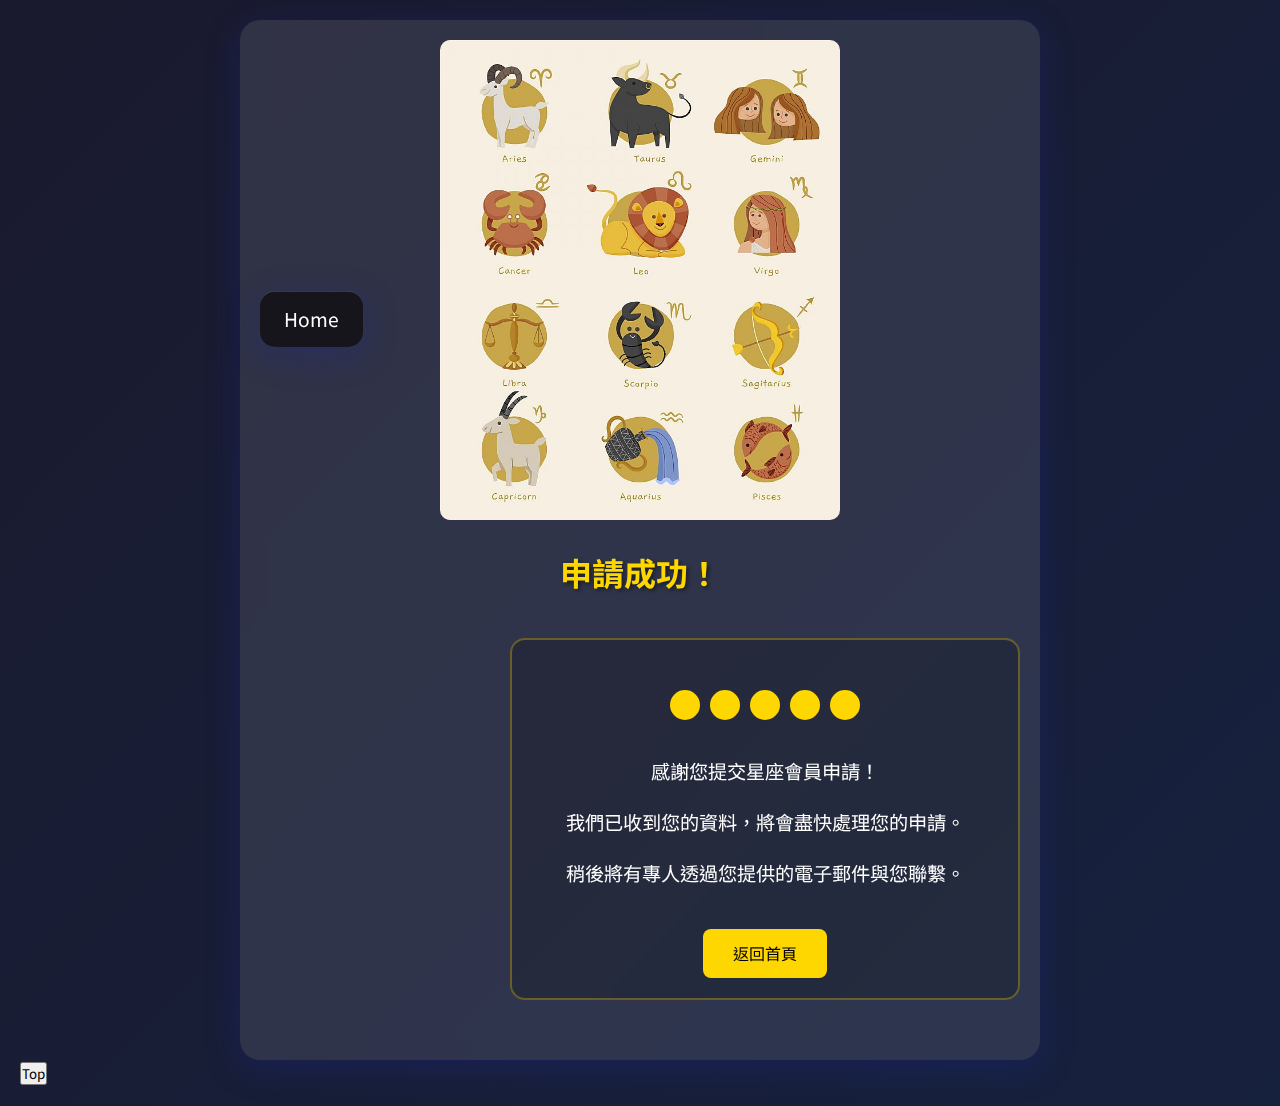
<file: thank-you.html>
<!DOCTYPE html>
<html>
  <head>
    <meta http-equiv="Content-Type" content="text/html; charset=utf-8" />
    <title>感謝提交 - 星座會員申請</title>
    <link
      href="https://fonts.googleapis.com/css2?family=Noto+Sans+TC:wght@400;700&display=swap"
      rel="stylesheet"
    />
    <script src="js/backToTop.js"></script>
    <!-- A/B Testing Script -->
    <script src="js/ab-testing.js"></script>
    <style type="text/css">
      * {
        margin: 0;
        padding: 0;
        box-sizing: border-box;
        font-family: "Noto Sans TC", sans-serif;
      }

      body {
        background: linear-gradient(135deg, #1a1a2e 0%, #16213e 100%);
        color: #fff;
        line-height: 1.6;
        padding: 20px;
        min-height: 100vh;
      }

      .container {
        max-width: 800px;
        margin: 0 auto;
        padding: 20px;
        background: rgba(255, 255, 255, 0.1);
        border-radius: 20px;
        backdrop-filter: blur(10px);
        box-shadow: 0 8px 32px 0 rgba(31, 38, 135, 0.37);
        text-align: center;
      }

      .header {
        text-align: center;
        margin-bottom: 30px;
        position: relative;
      }

      .home-link {
        position: absolute;
        left: 0;
        top: 50%;
        transform: translateY(-50%);
        color: #fff;
        text-decoration: none;
        font-size: 1.2em;
        transition: all 0.3s ease;
        padding: 12px 24px;
        border-radius: 15px;
        background: rgba(0, 0, 0, 0.7);
        backdrop-filter: blur(10px);
        box-shadow: 0 8px 32px 0 rgba(31, 38, 135, 0.37);
      }

      .home-link:hover {
        background: rgba(255, 255, 255, 0.1);
        color: #ffd700;
        transform: translateY(-50%) translateX(5px);
      }

      .header img {
        max-width: 400px;
        border-radius: 10px;
        margin-bottom: 20px;
      }

      h2 {
        color: #ffd700;
        font-size: 2em;
        margin-bottom: 20px;
        text-shadow: 2px 2px 4px rgba(0, 0, 0, 0.5);
      }

      .content {
        margin: 40px 0;
        padding: 30px;
        background: rgba(0, 0, 0, 0.2);
        border-radius: 15px;
        border: 2px solid rgba(255, 215, 0, 0.3);
      }

      .content p {
        font-size: 1.2em;
        margin-bottom: 20px;
      }

      .btn {
        display: inline-block;
        padding: 12px 30px;
        border: none;
        border-radius: 8px;
        background: #ffd700;
        color: #000;
        font-size: 1em;
        cursor: pointer;
        transition: all 0.3s ease;
        text-decoration: none;
        margin-top: 20px;
      }

      .btn:hover {
        background: #ffed4a;
        transform: translateY(-2px);
      }

      .stars {
        margin: 30px 0;
      }

      .stars i {
        display: inline-block;
        width: 30px;
        height: 30px;
        background: #ffd700;
        margin: 0 5px;
        border-radius: 50%;
        position: relative;
        animation: twinkle 1.5s infinite alternate;
      }

      .stars i:nth-child(2) {
        animation-delay: 0.3s;
      }

      .stars i:nth-child(3) {
        animation-delay: 0.6s;
      }

      .stars i:nth-child(4) {
        animation-delay: 0.9s;
      }

      .stars i:nth-child(5) {
        animation-delay: 1.2s;
      }

      @keyframes twinkle {
        0% {
          opacity: 0.3;
          transform: scale(0.8);
        }
        100% {
          opacity: 1;
          transform: scale(1);
        }
      }

      @media (max-width: 600px) {
        .container {
          padding: 15px;
        }

        .content {
          padding: 20px;
        }

        .home-link {
          position: static;
          transform: none;
          display: inline-block;
          margin-bottom: 20px;
        }
      }
    </style>
    <script>
      (function (w, d, s, l, i) {
        w[l] = w[l] || [];
        w[l].push({ "gtm.start": new Date().getTime(), event: "gtm.js" });
        var f = d.getElementsByTagName(s)[0],
          j = d.createElement(s),
          dl = l != "dataLayer" ? "&l=" + l : "";
        j.async = true;
        j.src = "https://www.googletagmanager.com/gtm.js?id=" + i + dl;
        f.parentNode.insertBefore(j, f);
      })(window, document, "script", "dataLayer", "GTM-P9DNN8FM");
    </script>
    <!-- End Google Tag Manager -->
  </head>
  <body>
    <noscript
      ><iframe
        src="https://www.googletagmanager.com/ns.html?id=GTM-P9DNN8FM"
        height="0"
        width="0"
        style="display: none; visibility: hidden"
      ></iframe
    ></noscript>
    <!-- End Google Tag Manager (noscript) -->

    <div class="container">
      <div class="header">
        <a href="index.html" class="home-link">Home</a>
        <img src="images/star2.jpg" alt="星座圖案" />
        <h2>申請成功！</h2>
      </div>

      <div class="content">
        <div class="stars"><i></i><i></i><i></i><i></i><i></i></div>
        <p>感謝您提交星座會員申請！</p>
        <p>我們已收到您的資料，將會盡快處理您的申請。</p>
        <p>稍後將有專人透過您提供的電子郵件與您聯繫。</p>
        <a href="index.html" class="btn">返回首頁</a>
      </div>
    </div>
  </body>
</html>
</file>
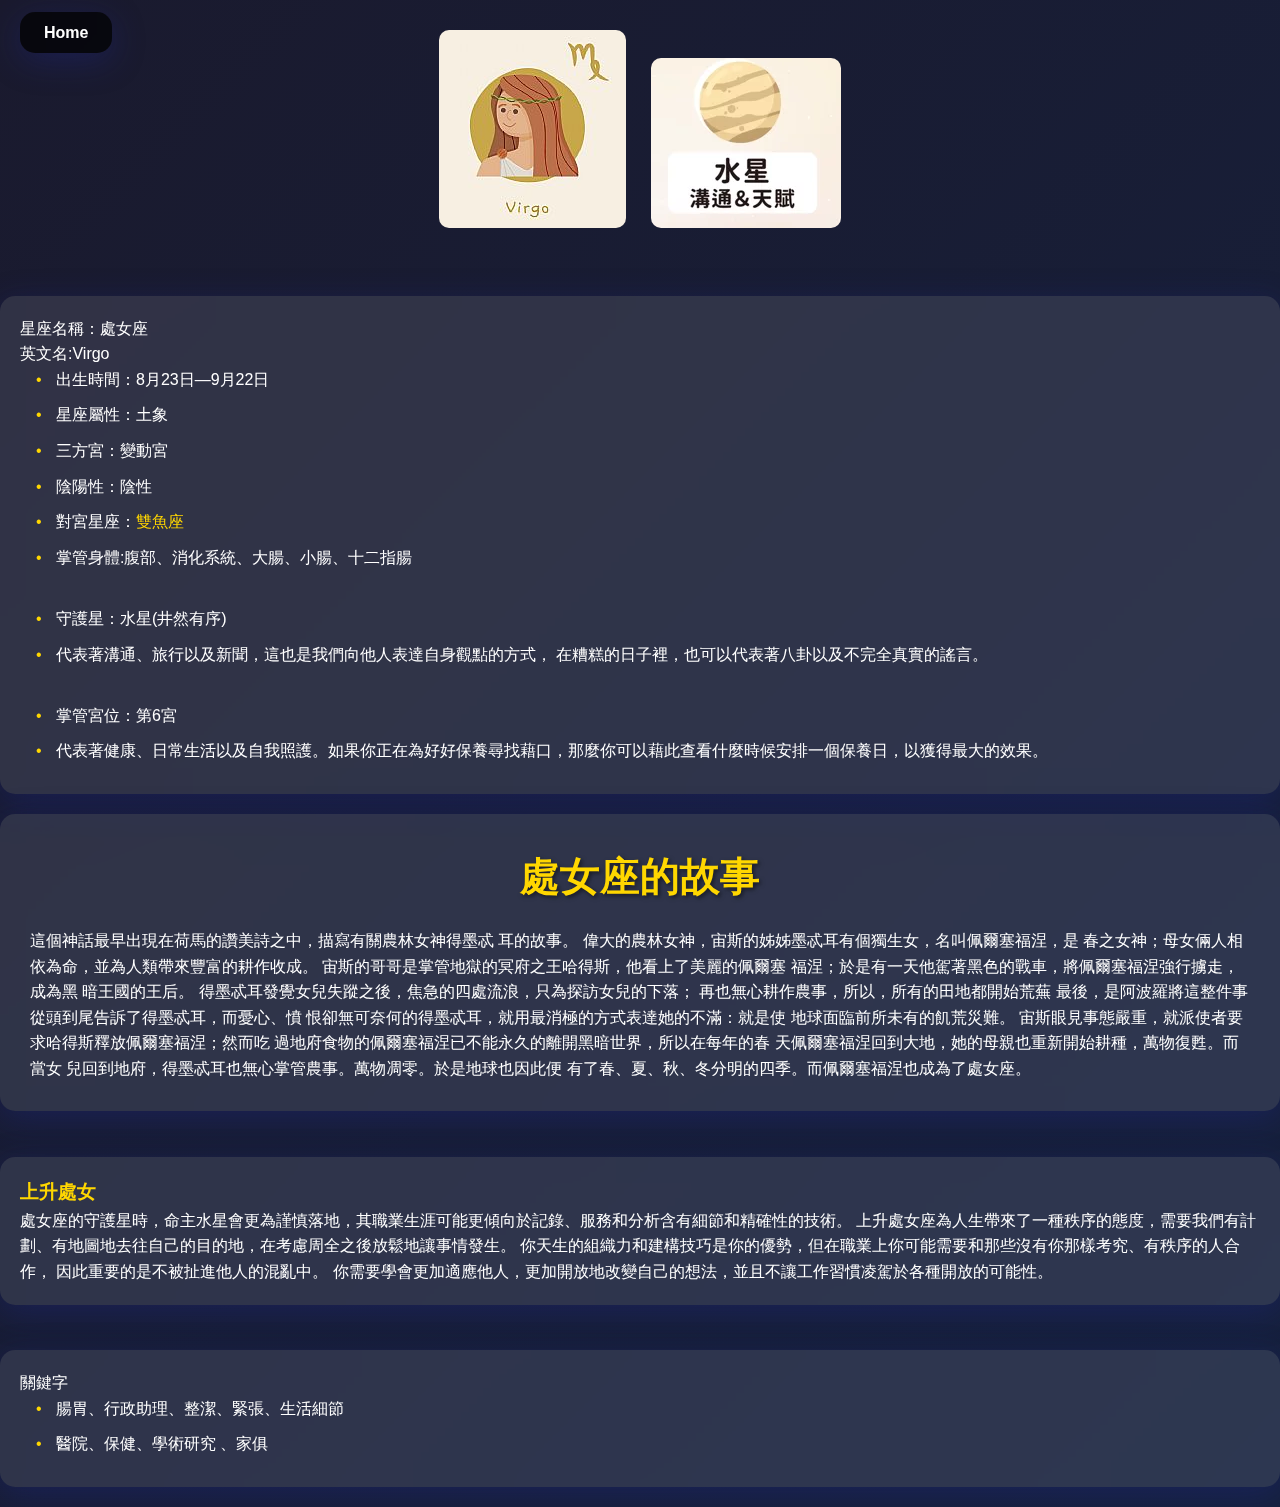
<file: Virgo.html>
<!DOCTYPE html>
<html>
  <head>
    <meta http-equiv="Content-Type" content="text/html; charset=utf-8" />
    <title>Responsive Layout</title>
    <link rel="stylesheet" href="css/style.css" />

    <script>
      (function (w, d, s, l, i) {
        w[l] = w[l] || [];
        w[l].push({ "gtm.start": new Date().getTime(), event: "gtm.js" });
        var f = d.getElementsByTagName(s)[0],
          j = d.createElement(s),
          dl = l != "dataLayer" ? "&l=" + l : "";
        j.async = true;
        j.src = "https://www.googletagmanager.com/gtm.js?id=" + i + dl;
        f.parentNode.insertBefore(j, f);
      })(window, document, "script", "dataLayer", "GTM-P9DNN8FM");
    </script>
    <!-- End Google Tag Manager -->
  </head>
  <body background="images/ad.webp">
    <noscript
      ><iframe
        src="https://www.googletagmanager.com/ns.html?id=GTM-P9DNN8FM"
        height="0"
        width="0"
        style="display: none; visibility: hidden"
      ></iframe
    ></noscript>
    <!-- End Google Tag Manager (noscript) -->

    <div class="menu">
      <a href="index.html">Home</a>
    </div>
    <div id="flex-container">
      <div id="header">
        <img src="images/Virgo.png" />
        <img src="images/w.png" />
      </div>
    </div>

    <div id="nav">
      星座名稱：處女座<br />
      英文名:Virgo
      <ul style="padding-left: 16px">
        <li>出生時間：8月23日—9月22日</li>
        <li>星座屬性：土象</li>
        <li>三方宮：變動宮</li>
        <li>陰陽性：陰性</li>
        <li>對宮星座：<a href="Pisces.html">雙魚座</a></li>
        <li>掌管身體:腹部、消化系統、大腸、小腸、十二指腸</li>
        <br />
        <li>守護星：水星(井然有序)</li>
        <li>
          代表著溝通、旅行以及新聞，這也是我們向他人表達自身觀點的方式，
          在糟糕的日子裡，也可以代表著八卦以及不完全真實的謠言。
        </li>
        <br />
        <li>掌管宮位：第6宮</li>
        <li>
          代表著健康、日常生活以及自我照護。如果你正在為好好保養尋找藉口，那麼你可以藉此查看什麼時候安排一個保養日，以獲得最大的效果。
        </li>
      </ul>
    </div>
    <div id="main">
      <h1>處女座的故事</h1>

      這個神話最早出現在荷馬的讚美詩之中，描寫有關農林女神得墨忒 耳的故事。
      偉大的農林女神，宙斯的姊姊墨忒耳有個獨生女，名叫佩爾塞福涅，是
      春之女神；母女倆人相依為命，並為人類帶來豐富的耕作收成。
      宙斯的哥哥是掌管地獄的冥府之王哈得斯，他看上了美麗的佩爾塞
      福涅；於是有一天他駕著黑色的戰車，將佩爾塞福涅強行擄走，成為黑
      暗王國的王后。
      得墨忒耳發覺女兒失蹤之後，焦急的四處流浪，只為探訪女兒的下落；
      再也無心耕作農事，所以，所有的田地都開始荒蕪
      最後，是阿波羅將這整件事從頭到尾告訴了得墨忒耳，而憂心、憤
      恨卻無可奈何的得墨忒耳，就用最消極的方式表達她的不滿：就是使
      地球面臨前所未有的飢荒災難。
      宙斯眼見事態嚴重，就派使者要求哈得斯釋放佩爾塞福涅；然而吃
      過地府食物的佩爾塞福涅已不能永久的離開黑暗世界，所以在每年的春
      天佩爾塞福涅回到大地，她的母親也重新開始耕種，萬物復甦。而當女
      兒回到地府，得墨忒耳也無心掌管農事。萬物凋零。於是地球也因此便
      有了春、夏、秋、冬分明的四季。而佩爾塞福涅也成為了處女座。
    </div>
    <br />

    <div id="footer">
      <b>上升處女</b><br />
      處女座的守護星時，命主水星會更為謹慎落地，其職業生涯可能更傾向於記錄、服務和分析含有細節和精確性的技術。
      上升處女座為人生帶來了一種秩序的態度，需要我們有計劃、有地圖地去往自己的目的地，在考慮周全之後放鬆地讓事情發生。
      你天生的組織力和建構技巧是你的優勢，但在職業上你可能需要和那些沒有你那樣考究、有秩序的人合作，
      因此重要的是不被扯進他人的混亂中。
      你需要學會更加適應他人，更加開放地改變自己的想法，並且不讓工作習慣凌駕於各種開放的可能性。
    </div>
    <br />

    <div id="nav">
      關鍵字
      <ul style="padding-left: 16px">
        <li>腸胃、行政助理、整潔、緊張、生活細節</li>
        <li>醫院、保健、學術研究 、家俱</li>
      </ul>
    </div>
    <script src="js/backToTop.js"></script>
  </body>
</html>
</file>
<file: css/main.css>
* {
  margin: 0;
  padding: 0;
  box-sizing: border-box;
  font-family: "Noto Sans TC", sans-serif;
}

body {
  background: linear-gradient(135deg, #1a1a2e 0%, #16213e 100%);
  color: #fff;
  line-height: 1.6;
}

.container {
  max-width: 1200px;
  margin: 0 auto;
  padding: 20px;
}

/* Horizontal Navigation */
.horizontal-menu {
  position: fixed;
  top: 0;
  left: 0;
  width: 100%;
  background: rgba(0, 0, 0, 0.8);
  backdrop-filter: blur(10px);
  z-index: 1000;
  box-shadow: 0 4px 30px rgba(0, 0, 0, 0.3);
}

.horizontal-menu ul {
  display: flex;
  justify-content: center;
  list-style: none;
  margin: 0;
  padding: 0;
}

.horizontal-menu li {
  position: relative;
}

.horizontal-menu a {
  text-decoration: none;
  color: #fff;
  display: block;
  padding: 20px 30px;
  transition: all 0.3s ease;
}

.horizontal-menu a:hover {
  color: #ffd700;
  background: rgba(255, 255, 255, 0.1);
}

.horizontal-menu .sub {
  position: absolute;
  top: 100%;
  left: 0;
  background: rgba(0, 0, 0, 0.9);
  min-width: 200px;
  opacity: 0;
  visibility: hidden;
  transform: translateY(10px);
  transition: all 0.3s ease;
  border-radius: 0 0 15px 15px;
}

.horizontal-menu li:hover .sub {
  opacity: 1;
  visibility: visible;
  transform: translateY(0);
}

.horizontal-menu .sub a {
  padding: 15px 20px;
  border-bottom: 1px solid rgba(255, 255, 255, 0.1);
}

/* Content */
.content {
  margin-left: 0;
  padding: 90px 20px 20px 20px;
}

#main,
#main2,
#main3 {
  background: rgba(255, 255, 255, 0.1);
  padding: 30px;
  margin-bottom: 30px;
  border-radius: 15px;
  backdrop-filter: blur(10px);
  box-shadow: 0 8px 32px 0 rgba(31, 38, 135, 0.37);
}

h1 {
  color: #ffd700;
  margin-bottom: 20px;
  font-size: 2.5em;
  text-shadow: 2px 2px 4px rgba(0, 0, 0, 0.5);
}

#ma {
  display: flex;
  justify-content: center;
  gap: 60px;
  margin: 30px 0;
}

#ma img {
  width: 150px;
  height: auto;
  border-radius: 10px;
  transition: transform 0.3s ease;
}

#ma img:hover {
  transform: scale(1.05);
}

iframe {
  width: 100%;
  max-width: 800px;
  height: 450px;
  margin: 30px auto;
  display: block;
  border-radius: 15px;
  box-shadow: 0 8px 32px 0 rgba(31, 38, 135, 0.37);
}

#myBtn {
  display: none;
  position: fixed;
  bottom: 30px;
  right: 30px;
  z-index: 99;
  font-size: 18px;
  border: none;
  outline: none;
  background: rgba(255, 215, 0, 0.8);
  color: #000;
  cursor: pointer;
  padding: 15px 25px;
  border-radius: 50px;
  transition: all 0.3s ease;
}

#myBtn:hover {
  background: rgba(255, 215, 0, 1);
  transform: translateY(-5px);
}

@media (max-width: 768px) {
  .horizontal-menu {
    overflow-x: auto;
  }

  .horizontal-menu ul {
    flex-wrap: nowrap;
    width: max-content;
  }

  .horizontal-menu a {
    padding: 15px 20px;
  }

  .content {
    padding-top: 70px;
  }
}
</file>
<file: css/style.css>
/* Reset and base styles */
* {
  margin: 0;
  padding: 0;
  box-sizing: border-box;
  font-family: "Noto Sans TC", sans-serif;
}

body {
  background: linear-gradient(135deg, #1a1a2e 0%, #16213e 100%);
  color: #fff;
  line-height: 1.6;
}

/* Container styles */
#flex-container {
  max-width: 1200px;
  margin: 0 auto;
  padding: 20px;
}

/* Header styles */
#header {
  text-align: center;
  margin-bottom: 30px;
}

#header img {
  max-width: 200px;
  height: auto;
  margin: 10px;
  border-radius: 10px;
  transition: transform 0.3s ease;
}

#header img:hover {
  transform: scale(1.05);
}

/* Navigation styles */
#nav {
  background: rgba(255, 255, 255, 0.1);
  padding: 20px;
  border-radius: 15px;
  margin-bottom: 20px;
  backdrop-filter: blur(10px);
  box-shadow: 0 8px 32px 0 rgba(31, 38, 135, 0.37);
}

#nav ul {
  list-style: none;
  padding: 0;
  margin: 0;
}

#nav li {
  margin-bottom: 10px;
  padding-left: 20px;
  position: relative;
}

#nav li:before {
  content: "•";
  color: #ffd700;
  position: absolute;
  left: 0;
}

/* Main content styles */
#main {
  background: rgba(255, 255, 255, 0.1);
  padding: 30px;
  border-radius: 15px;
  margin-bottom: 20px;
  backdrop-filter: blur(10px);
  box-shadow: 0 8px 32px 0 rgba(31, 38, 135, 0.37);
}

#main h1 {
  color: #ffd700;
  text-align: center;
  margin-bottom: 20px;
  font-size: 2.5em;
  text-shadow: 2px 2px 4px rgba(0, 0, 0, 0.5);
}

/* Footer styles */
#footer {
  background: rgba(255, 255, 255, 0.1);
  padding: 20px;
  border-radius: 15px;
  margin-bottom: 20px;
  backdrop-filter: blur(10px);
  box-shadow: 0 8px 32px 0 rgba(31, 38, 135, 0.37);
}

#footer b {
  color: #ffd700;
  font-size: 1.2em;
}

/* Menu styles */
.menu {
  position: fixed;
  top: 20px;
  left: 20px;
  z-index: 1000;
}

.menu a {
  background: rgba(0, 0, 0, 0.7);
  color: #fff;
  padding: 12px 24px;
  border-radius: 15px;
  text-decoration: none;
  font-weight: bold;
  transition: all 0.3s ease;
  backdrop-filter: blur(10px);
  box-shadow: 0 8px 32px 0 rgba(31, 38, 135, 0.37);
}

.menu a:hover {
  background: rgba(255, 255, 255, 0.1);
  color: #ffd700;
  transform: translateX(5px);
}

/* Link styles */
#nav a {
  color: #ffd700;
  text-decoration: none;
  transition: all 0.3s ease;
}

#nav a:hover {
  color: #fff;
  text-shadow: 0 0 10px rgba(255, 215, 0, 0.5);
}

/* Back to top button */
#myBtn {
  display: none;
  position: fixed;
  bottom: 30px;
  right: 30px;
  z-index: 99;
  font-size: 18px;
  border: none;
  outline: none;
  background: rgba(255, 215, 0, 0.8);
  color: #000;
  cursor: pointer;
  padding: 15px 25px;
  border-radius: 50px;
  transition: all 0.3s ease;
}

#myBtn:hover {
  background: rgba(255, 215, 0, 1);
  transform: translateY(-5px);
}

/* Responsive design */
@media (max-width: 768px) {
  .menu {
    position: static;
    margin-bottom: 20px;
  }

  #flex-container {
    padding: 10px;
  }

  #main {
    padding: 20px;
  }

  #header img {
    max-width: 150px;
  }
}
</file>
